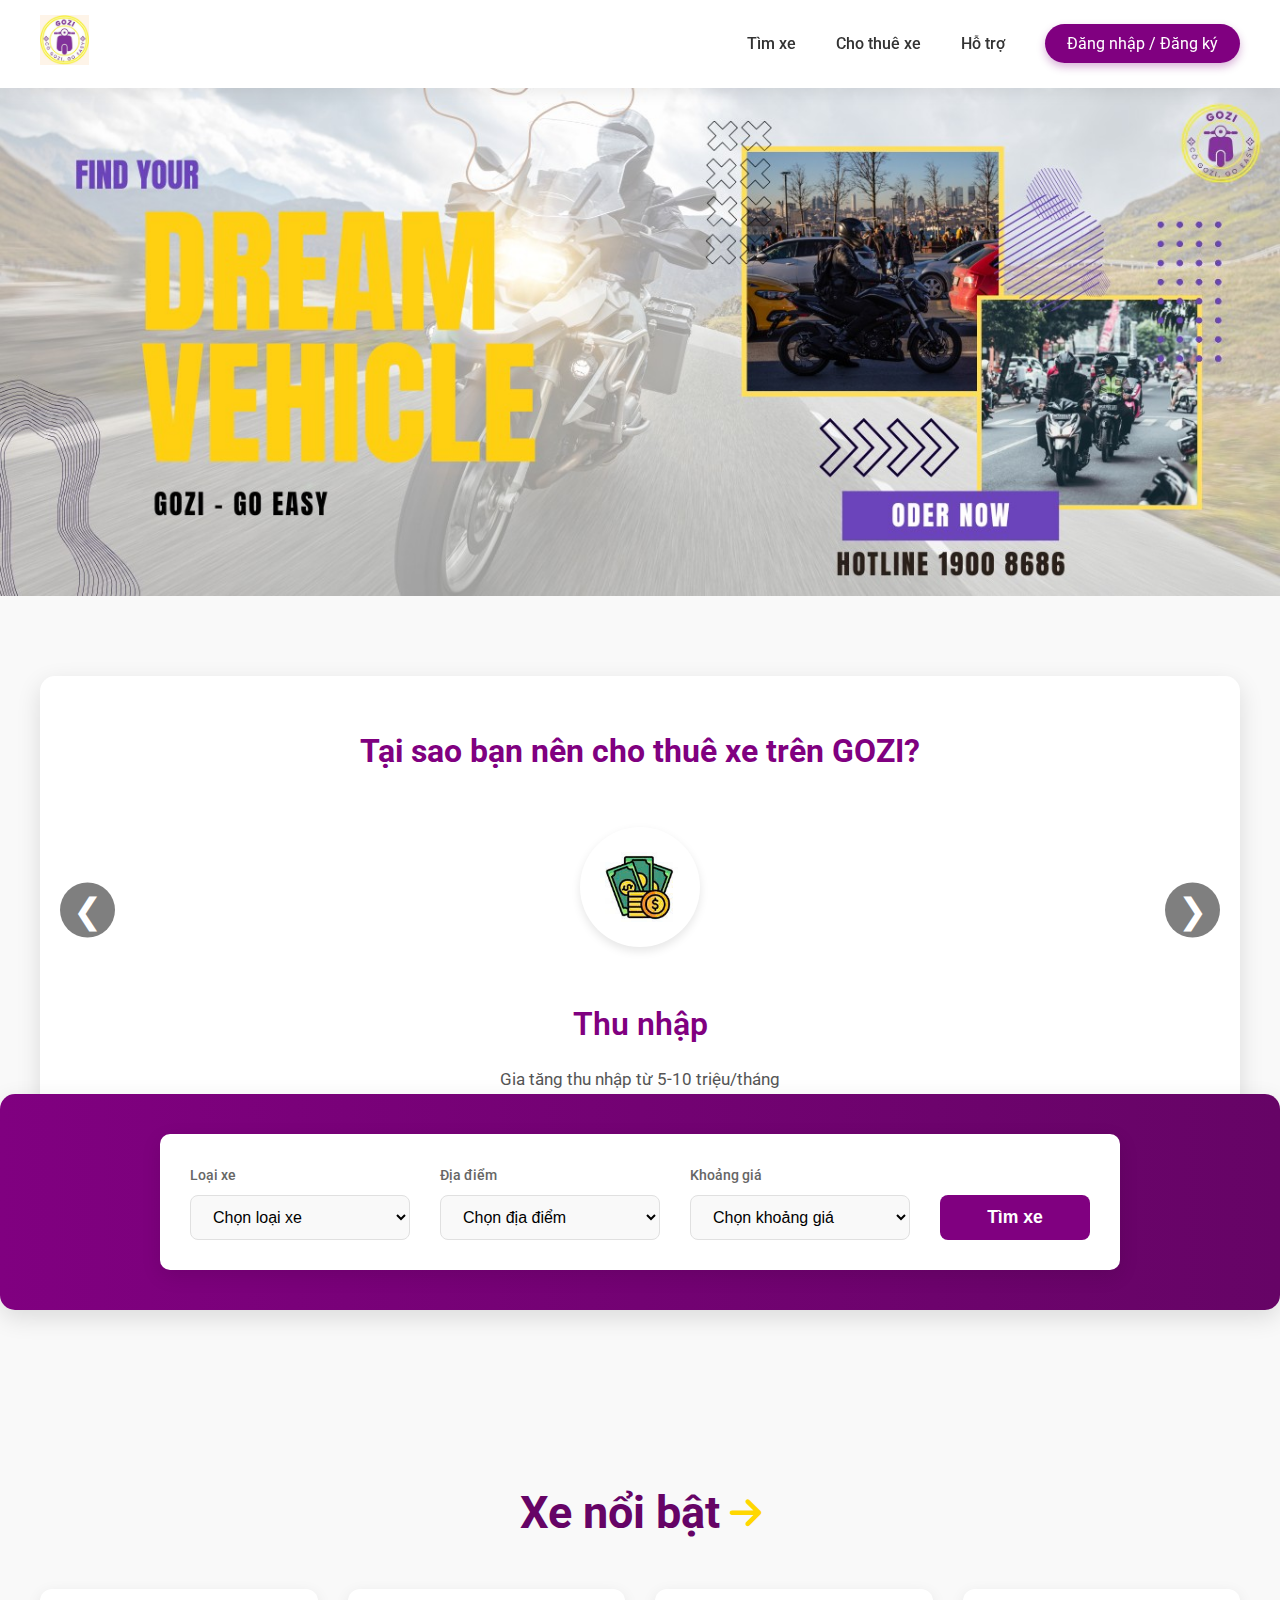
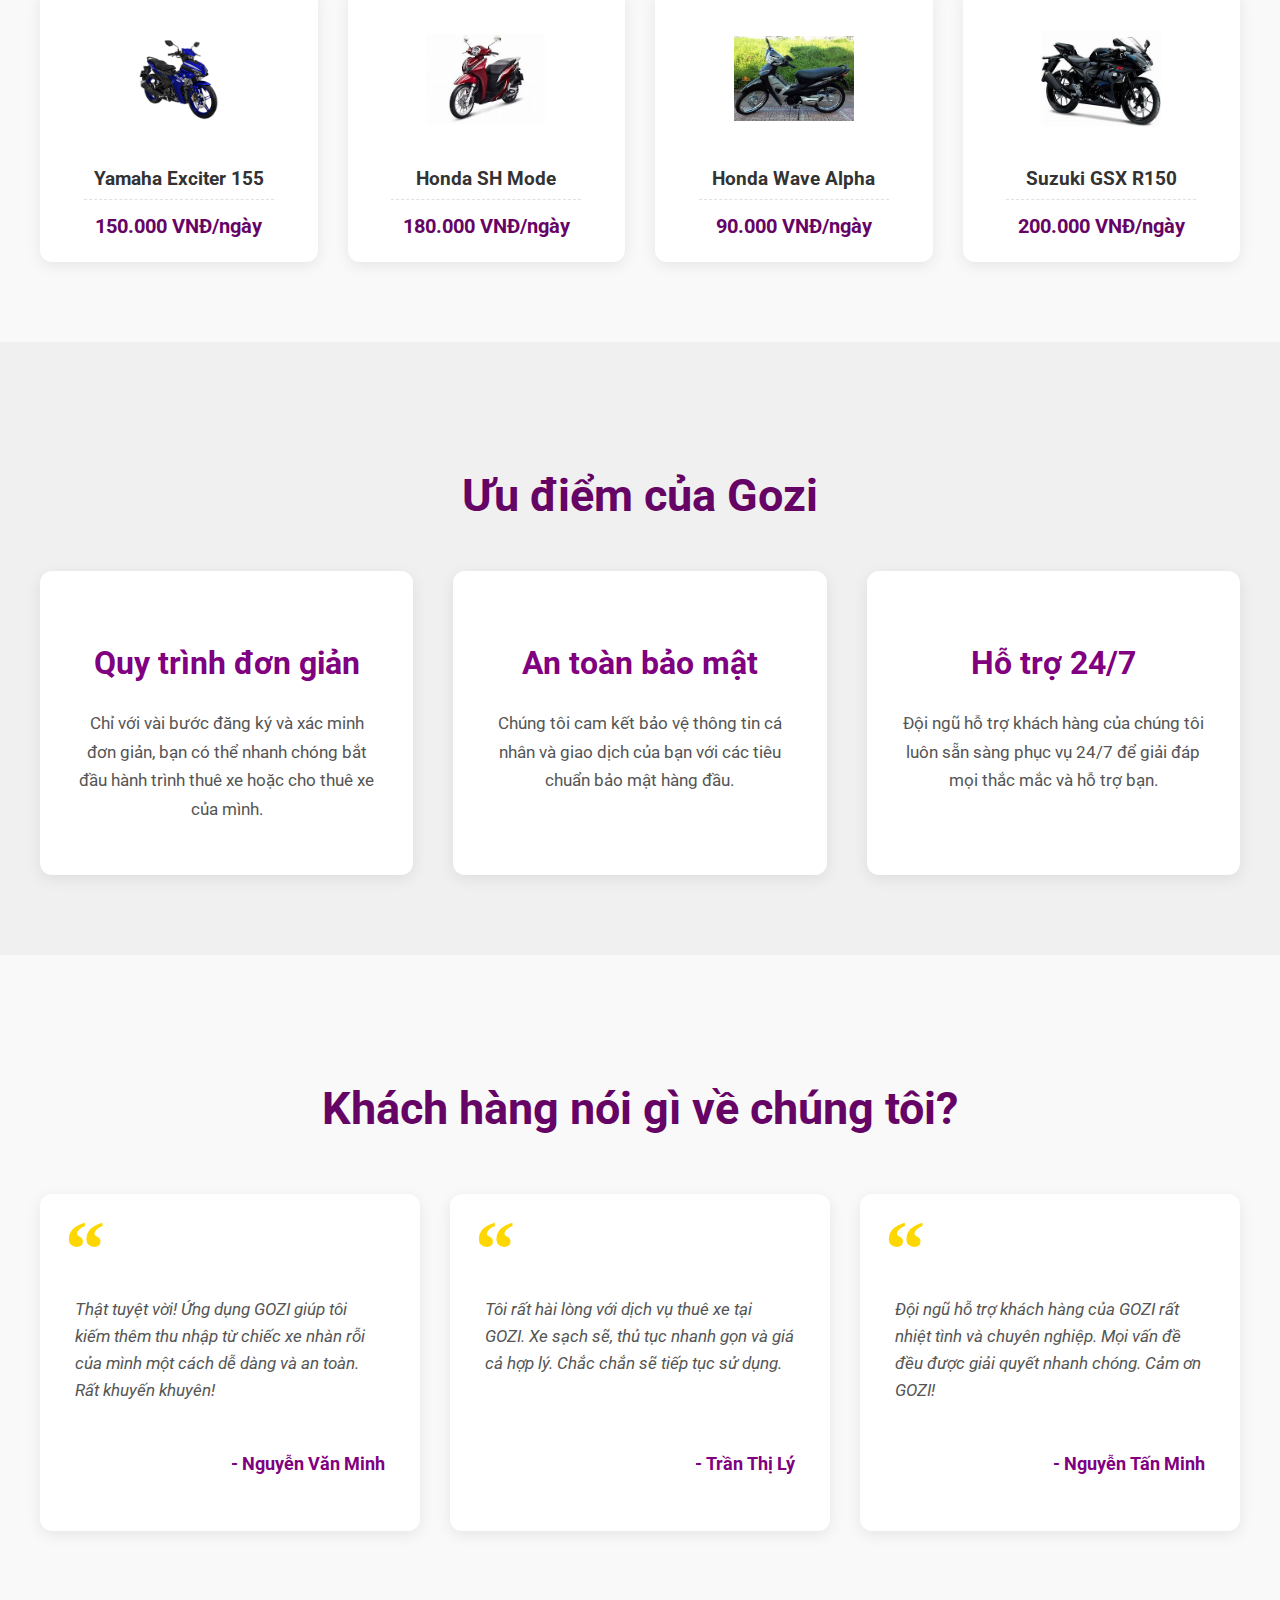
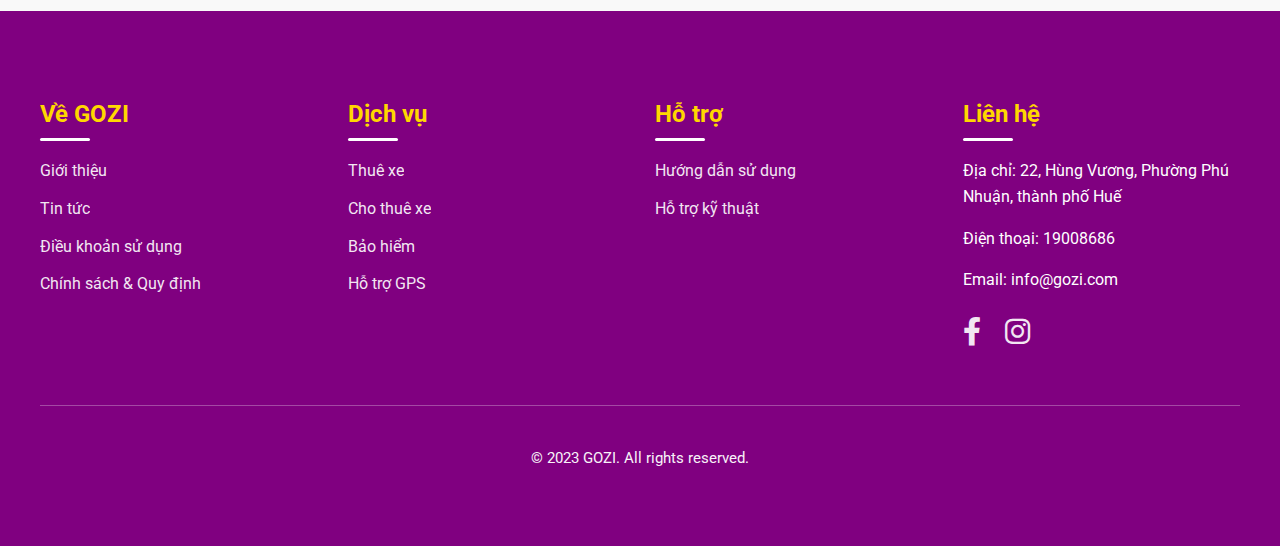
<file: index.html>
<!DOCTYPE html>
<html lang="vi">
<head>
    <meta charset="UTF-8">
    <meta name="viewport" content="width=device-width, initial-scale=1.0">
    <title>GOZI - Cho Thuê Xe Tự Lái</title>
    <link rel="stylesheet" href="CSS/index.css">
    <link rel="stylesheet" href="https://cdnjs.cloudflare.com/ajax/libs/font-awesome/6.0.0-beta3/css/all.min.css">
    <link href="https://fonts.googleapis.com/css2?family=Roboto:wght@300;400;500;700&display=swap" rel="stylesheet">
</head>
<body>
    <header class="main-header">
        <div class="container">
            <a href="#" class="logo">
                <img src="img/img1.jpg" alt="GOZI Logo">
            </a>
            <nav class="main-nav">
                <ul>
                    <!-- <li><a href="#">Trang chủ</a></li> -->
                    <li><a href="login.html">Tìm xe</a></li>
                    <li><a href="login.html">Cho thuê xe</a></li>
                    <li><a href="ho_tro.html">Hỗ trợ</a></li>
                    <li><a href="login.html" class="btn-auth">Đăng nhập / Đăng ký</a></li>
                </ul>
            </nav>
            <div class="hamburger-menu">
                <i class="fas fa-bars"></i>
            </div>
        </div>
        <div class="overlay"></div>
    </header>

    <section class="hero-banner">
  <div class="hero-content">
    <img src="img/anh bia.jpg" alt="Ảnh bìa GOZI" class="hero-image">
    <!-- Hoặc bạn có thể thêm nội dung text nổi trên ảnh ở đây nếu muốn -->
  </div>
</section>

<section class="info-highlights-section">
    <div class="container highlights-slider-container">

            <h2 class="highlight-heading">Tại sao bạn nên cho thuê xe trên GOZI?</h2>

        <div class="highlights-slider-wrapper">
            <div class="highlight-item">
                <div class="highlight-icon">
                    <img src="img/b1.jpg" alt="Icon Thu nhập"> 
                </div>
                <h3>Thu nhập</h3>
                <p>Gia tăng thu nhập từ 5-10 triệu/tháng</p>
            </div>

            <div class="highlight-item">
                <div class="highlight-icon">
                    <img src="img/b2.jpg" alt="Icon Nhanh chóng">
                </div>
                <h3>Nhanh chóng</h3>
                <p>Thủ tục đăng ký cho thuê ONLINE nhanh chóng trong vòng 10 phút</p>
            </div>

            <div class="highlight-item">
                <div class="highlight-icon">
                    <img src="img/b3.jpg" alt="Icon Chủ động">
                </div>
                <h3>Chủ động</h3>
                <p>Toàn quyền quyết định giá và thời gian cho thuê</p>
            </div>

            <div class="highlight-item">
                <div class="highlight-icon">
                    <img src="img/b4.jpg" alt="Icon Bảo hiểm">
                </div>
                <h3>Bảo hiểm</h3>
                <p>Hỗ trợ bảo hiểm mất cắp xe nguyên chiếc</p>
            </div>

            <div class="highlight-item">
                <div class="highlight-icon">
                    <img src="img/b5.jpg" alt="Icon GPS">
                </div>
                <h3>GPS</h3>
                <p>Hỗ trợ cài đặt GPS với giá gốc để quản lý xe an toàn</p>
            </div>

            <div class="highlight-item">
                <div class="highlight-icon">
                    <img src="img/b6.jpg" alt="Icon Chăm sóc khách hàng">
                </div>
                <h3>Chăm sóc khách hàng</h3>
                <p>Đội ngũ GOZI tư vấn chặt chẽ quy trình và kinh nghiệm cho thuê an toàn</p>
            </div>
            
        </div>
        <button class="highlights-slider-arrow highlights-prev-arrow">&#10094;</button>
        <button class="highlights-slider-arrow highlights-next-arrow">&#10095;</button>
        <div class="highlights-slider-dots">
            </div>
    </div>
</section>

    <section class="quick-search-section">
        <div class="container">
            <div class="search-bar-elements">
                <div class="search-input-group">
                    <label for="car-type">Loại xe</label>
                    <select id="car-type">
                        <option value="">Chọn loại xe</option>
                        <option value="sedan">xe Wave</option>
                        <option value="suv">xe SH</option>
                        <option value="hatchback">xe Exciter</option>
                        <option value="mpv">xe Suzuki</option>
                    </select>
                </div>
                <div class="search-input-group">
                    <label for="location">Địa điểm</label>
<select id="location">
    <option value="">Chọn địa điểm</option>
    <option value="phu-cat">Phú Cát</option>
    <option value="phu-bai">Phú Bài</option>
    <option value="thuan-an">Thuận An</option>
    <option value="an-dong">An Đông</option>
    <option value="truong-an">Trường An</option>
    <option value="vy-da">Vỹ Dạ</option>
    <option value="phuong-duc">Phường Đúc</option>
    <option value="xuan-phu">Xuân Phú</option>
    <option value="huong-thuy">Hương Thủy</option>
    <option value="huong-tra">Hương Trà</option>
</select>

                </div>
                <div class="search-input-group">
                    <label for="price-range">Khoảng giá</label>
                    <select id="price-range">
                        <option value="">Chọn khoảng giá</option>
                        <option value="0-500">Dưới 100k/ngày</option>
                        <option value="500-1000">100k - 200/ngày</option>
                        <option value="1000+">Trên 200/ngày</option>
                    </select>
                </div>
                <a href="login.html"> <button class="search-button">Tìm xe</button> </a>
            </div>
        </div>
    </section>

    <section class="featured-vehicles">
        <div class="container">
            <h2>Xe nổi bật <i class="fas fa-arrow-right arrow-icon"></i></h2>
            <div class="vehicle-list">
<div class="vehicle-item">
    <img src="img/xe/Yamaha Exciter 155.jpg" alt="Yamaha Exciter 155">
    <h3 class="vehicle-name">Yamaha Exciter 155</h3>
    <p class="price">150.000 VNĐ/ngày</p>
</div>
<div class="vehicle-item">
    <img src="img/xe/Honda SH Mode.jpg" alt="Honda SH Mode">
    <h3 class="vehicle-name">Honda SH Mode</h3>
    <p class="price">180.000 VNĐ/ngày</p>
</div>
<div class="vehicle-item">
    <img src="img/xe/Honda Wave Alpha.jpg" alt="Honda Wave Alpha">
    <h3 class="vehicle-name">Honda Wave Alpha</h3>
    <p class="price">90.000 VNĐ/ngày</p>
</div>
<div class="vehicle-item">
    <img src="img/xe/Suzuki GSX R150.jpg" alt="Suzuki GSX R150">
    <h3 class="vehicle-name">Suzuki GSX R150</h3>
    <p class="price">200.000 VNĐ/ngày</p>
</div>

                <!-- <div class="vehicle-item">
                    <img src="img/car5.png" alt="Kia Seltos">
                    <h3 class="vehicle-name">Kia Seltos</h3>
                    <p class="price">700.000 VNĐ/ngày</p>
                </div>
                <div class="vehicle-item">
                    <img src="img/car6.png" alt="Ford Ranger">
                    <h3 class="vehicle-name">Ford Ranger</h3>
                    <p class="price">800.000 VNĐ/ngày</p>
                </div> -->
            </div>
        </div>
    </section>

    <section class="info-sections">
        <div class="container">
            <h2 class="texta">Ưu điểm của Gozi</h2>
            <div class="vehicle-list">
            </div>
        </div>
        <div class="container">
            <div class="info-grid">
                <div class="info-card">
                    <h3>Quy trình đơn giản</h3>
                    <p>Chỉ với vài bước đăng ký và xác minh đơn giản, bạn có thể nhanh chóng bắt đầu hành trình thuê xe hoặc cho thuê xe của mình.</p>
                </div>
                <div class="info-card">
                    <h3>An toàn bảo mật</h3>
                    <p>Chúng tôi cam kết bảo vệ thông tin cá nhân và giao dịch của bạn với các tiêu chuẩn bảo mật hàng đầu.</p>
                </div>
                <div class="info-card">
                    <h3>Hỗ trợ 24/7</h3>
                    <p>Đội ngũ hỗ trợ khách hàng của chúng tôi luôn sẵn sàng phục vụ 24/7 để giải đáp mọi thắc mắc và hỗ trợ bạn.</p>
                </div>
            </div>
        </div>
    </section>

    <section class="user-reviews-section">
        <div class="container">
            <h2>Khách hàng nói gì về chúng tôi?</h2>
            <div class="reviews-grid">
                <div class="review-card">
                    <span class="quote">“</span>
                    <div class="review-text">
                        <p>Thật tuyệt vời! Ứng dụng GOZI giúp tôi kiếm thêm thu nhập từ chiếc xe nhàn rỗi của mình một cách dễ dàng và an toàn. Rất khuyến khuyên!</p>
                    </div>
                    <p class="reviewer-name">- Nguyễn Văn Minh</p>
                </div>
                <div class="review-card">
                    <span class="quote">“</span>
                    <div class="review-text">
                        <p>Tôi rất hài lòng với dịch vụ thuê xe tại GOZI. Xe sạch sẽ, thủ tục nhanh gọn và giá cả hợp lý. Chắc chắn sẽ tiếp tục sử dụng.</p>
                    </div>
                    <p class="reviewer-name">- Trần Thị Lý</p>
                </div>
                <div class="review-card">
                    <span class="quote">“</span>
                    <div class="review-text">
                        <p>Đội ngũ hỗ trợ khách hàng của GOZI rất nhiệt tình và chuyên nghiệp. Mọi vấn đề đều được giải quyết nhanh chóng. Cảm ơn GOZI!</p>
                    </div>
                    <p class="reviewer-name">- Nguyễn Tấn Minh</p>
                </div>
            </div>
        </div>
    </section>

    <footer class="main-footer">
        <div class="container">
            <div class="footer-cols">
                <div class="footer-col">
                    <h3>Về GOZI</h3>
                    <ul>
                        <li><a href="gioi_thieu.html">Giới thiệu</a></li>
                        <li><a href="#">Tin tức</a></li>
                        <li><a href="#">Điều khoản sử dụng</a></li>
                        <li><a href="chinh_sach.html">Chính sách & Quy định</a></li>
                    </ul>
                </div>
                <div class="footer-col">
                    <h3>Dịch vụ</h3>
                    <ul>
                        <li><a href="login.html">Thuê xe</a></li>
                        <li><a href="login.html">Cho thuê xe</a></li>
                        <li><a href="bao_hiem.html">Bảo hiểm</a></li>
                        <li><a href="#">Hỗ trợ GPS</a></li>
                    </ul>
                </div>
                <div class="footer-col">
                    <h3>Hỗ trợ</h3>
                    <ul>
                        <li><a href="#">Hướng dẫn sử dụng</a></li>
                        <li><a href="#">Hỗ trợ kỹ thuật</a></li>
                    </ul>
                </div>
                <div class="footer-col">
                    <h3>Liên hệ</h3>
                    <p>Địa chỉ: 22, Hùng Vương, Phường Phú Nhuận, thành phố Huế</p>
                    <p>Điện thoại: 19008686 </p>
                    <p>Email: info@gozi.com</p>
                    <div class="social-icons">
                        <a href="https://www.facebook.com/tinyhands.yarn?mibextid=ZbWKwL" target="_blank"><i class="fab fa-facebook-f"></i></a>
                        <a href="https://www.instagram.com/tinyhands_yarn?igsh=cTZ6dGQ3NWUwZ3d5" target="_blank"><i class="fab fa-instagram"></i></a>
                    </div>
                </div>
            </div>
            <div class="copyright">
                <p>&copy; 2023 GOZI. All rights reserved.</p>
            </div>
        </div>
    </footer>

    <script src="Script/index.js"></script>
</body>
</html>
</file>
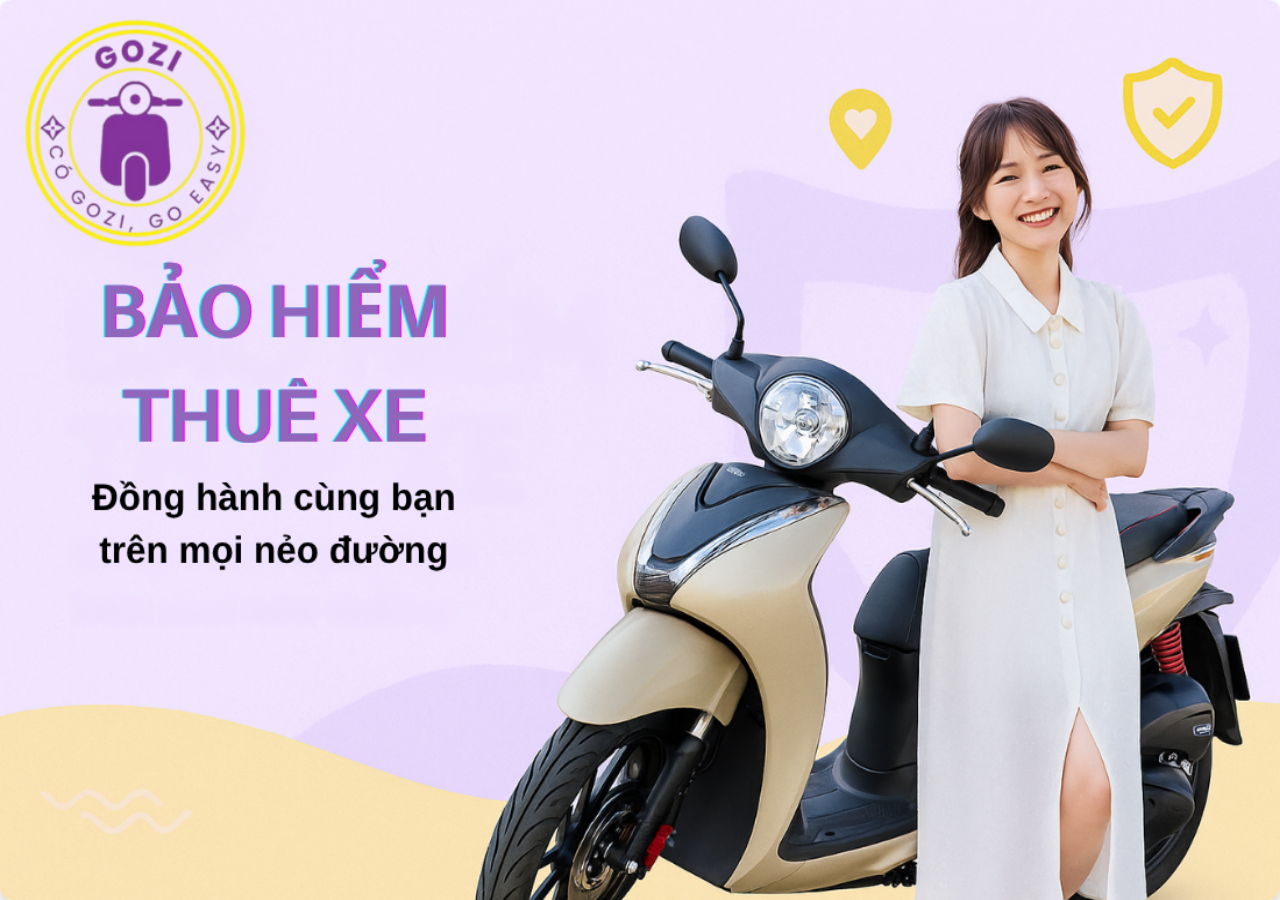
<file: bao_hiem.html>
<!DOCTYPE html>
<html lang="vi">
<head>
  <meta charset="UTF-8" />
  <meta name="viewport" content="width=device-width, initial-scale=1.0" />
  <title>Chính Sách Bảo Hiểm - GOZI</title>
  <style>
    body {
      margin: 0;
      padding: 0;
      background-color: #fff;
      font-family: Arial, sans-serif;
    }

    .insurance-container {
      width: 100%;
      height: 100vh;
      overflow: hidden;
      display: flex;
      justify-content: center;
      align-items: center;
    }

.insurance-image {
  width: 100%;         /* ↓ giảm từ 90% xuống 85% */
  max-width: 10000px;   /* ↓ giảm từ 800px xuống 760px */
  height: 100%;
  border-radius: 12px;
  box-shadow: 0 4px 12px rgba(0,0,0,0.2);
}

  </style>
</head>
<body>
  <div class="insurance-container">
    <img src="img/bh.png" alt="Chính sách bảo hiểm GOZI" class="insurance-image" />
  </div>
</body>
</html>
</file>
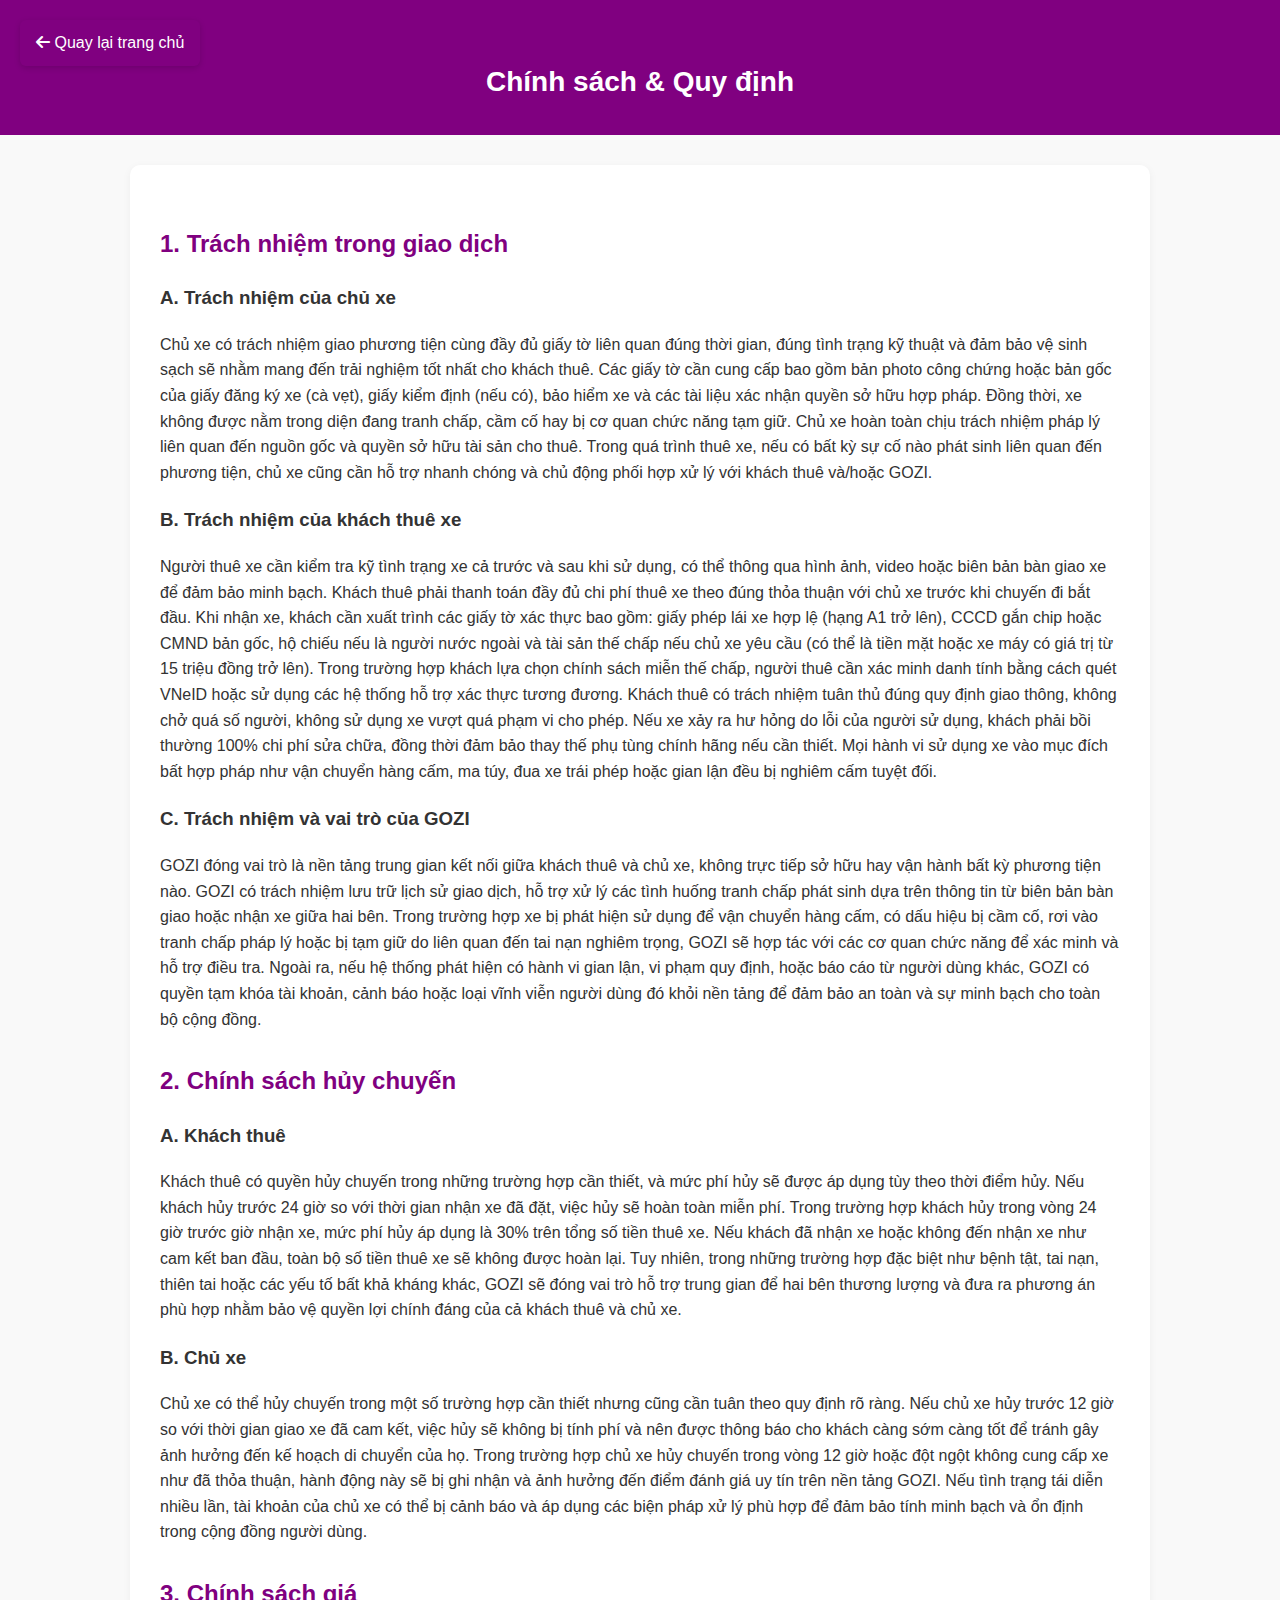
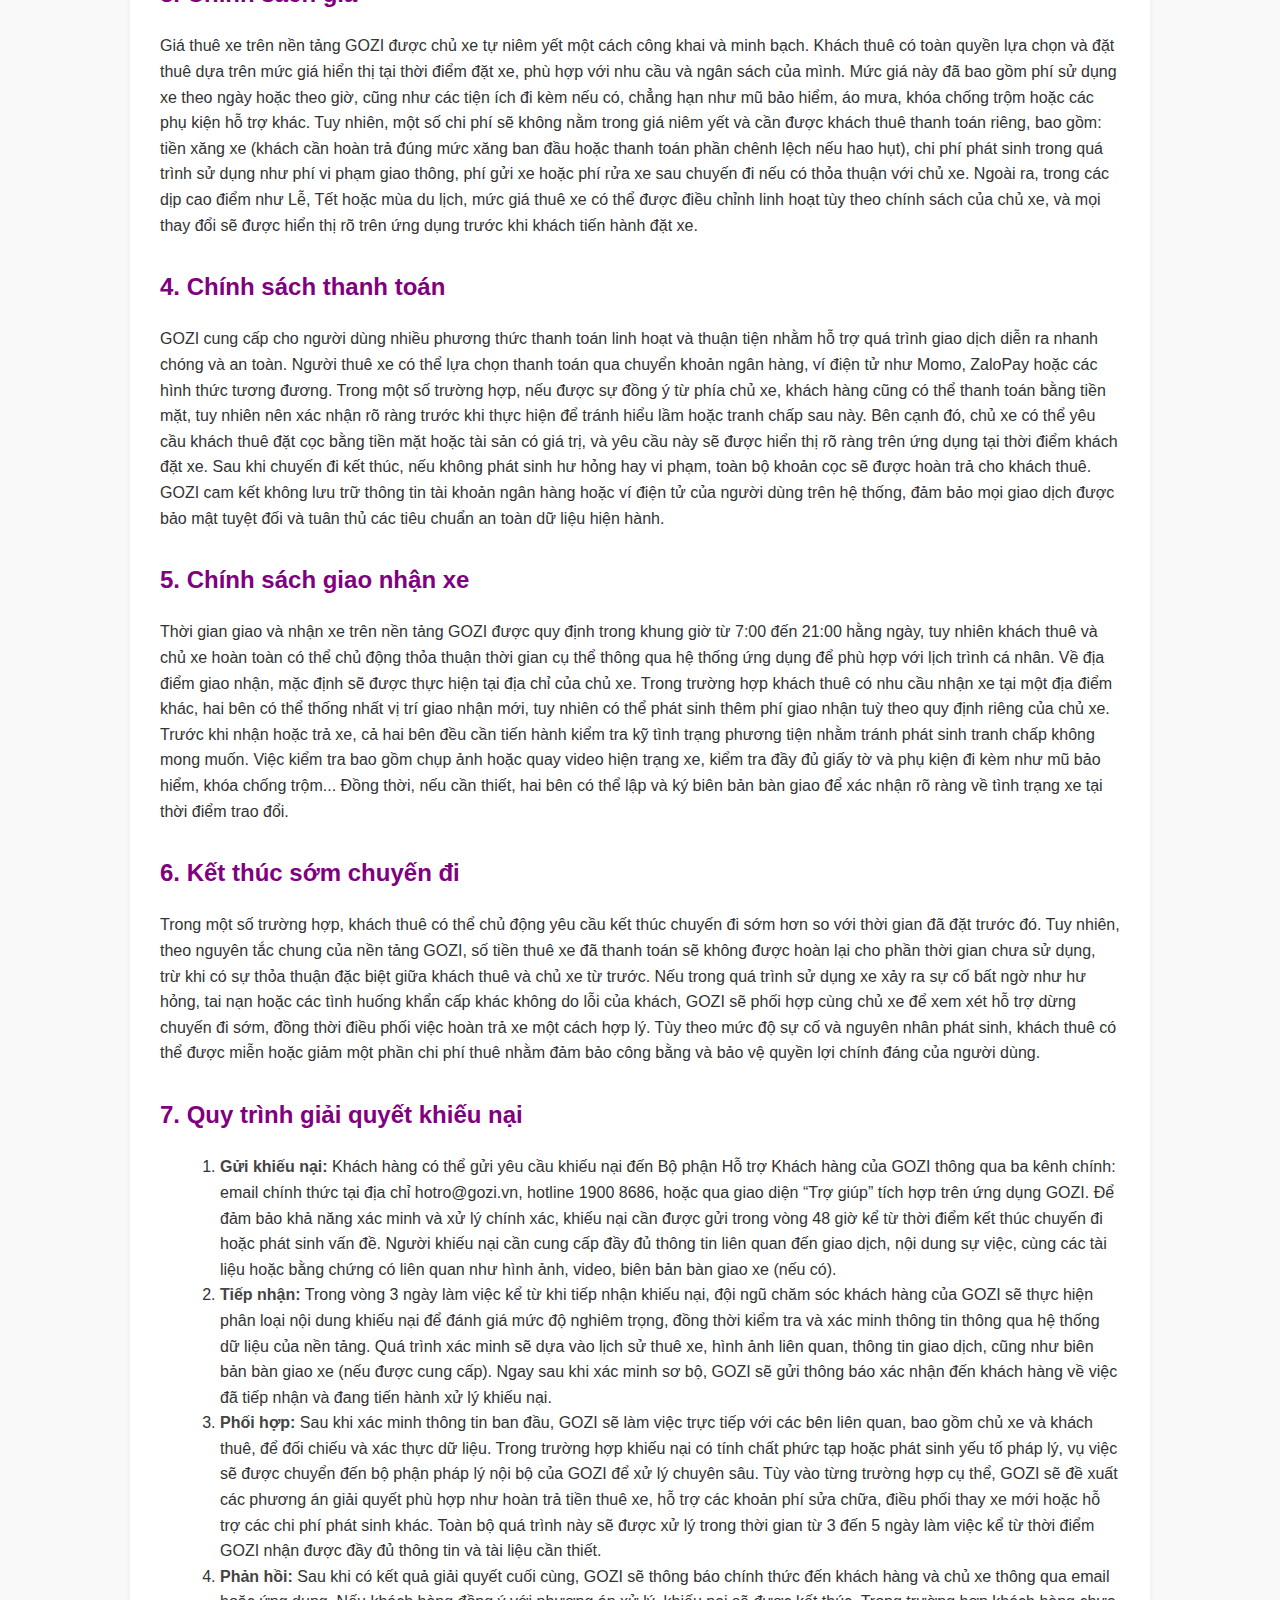
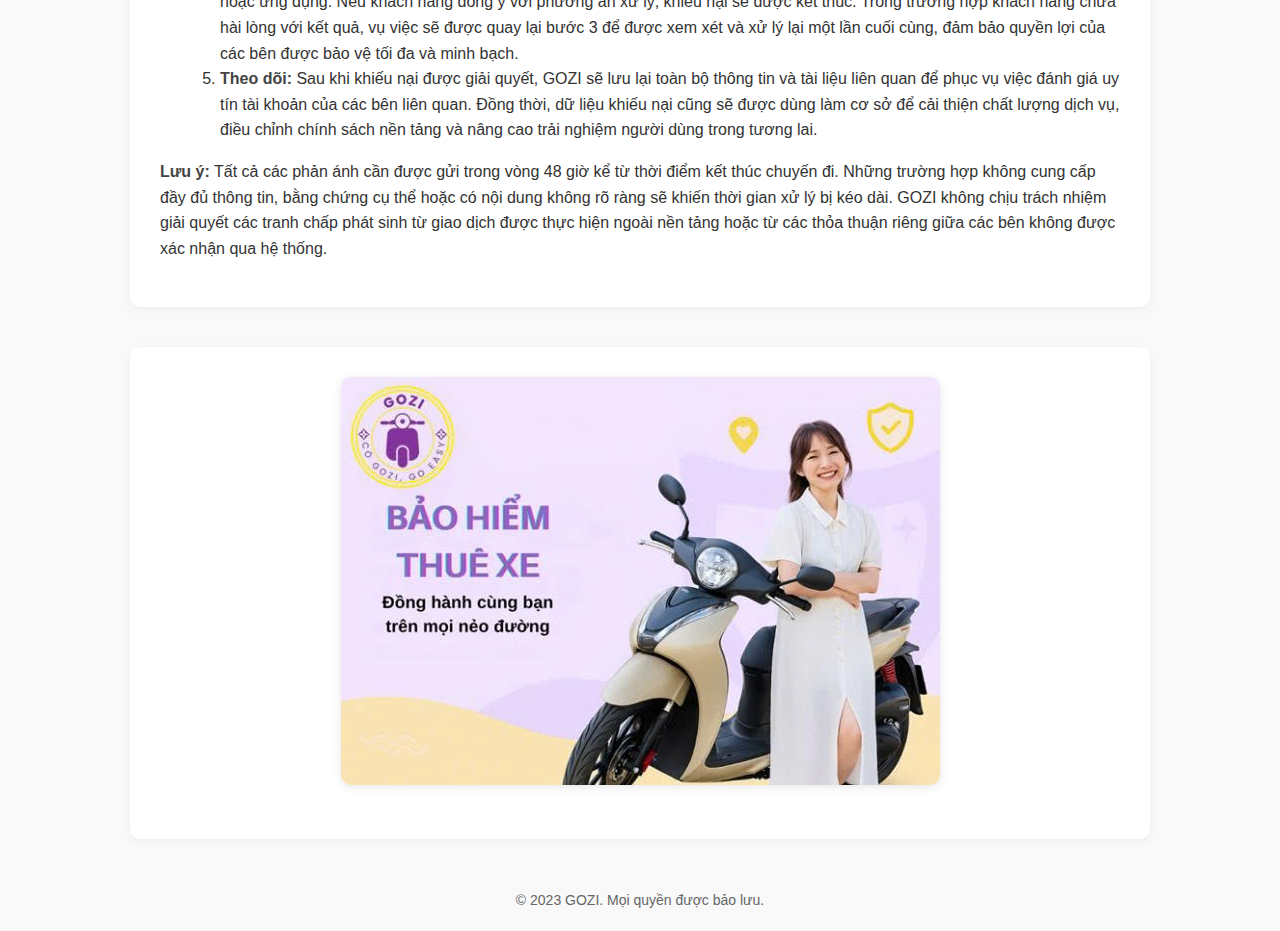
<file: chinh_sach.html>
<!DOCTYPE html>
<html lang="vi">
<head>
  <meta charset="UTF-8" />
  <meta name="viewport" content="width=device-width, initial-scale=1.0"/>
  <title>Chính sách & Quy định - GOZI</title>
  <link rel="stylesheet" href="https://cdnjs.cloudflare.com/ajax/libs/font-awesome/6.0.0-beta3/css/all.min.css"/>
  <style>
    body {
      font-family: 'Segoe UI', sans-serif;
      margin: 0;
      padding: 0;
      background-color: #f9f9f9;
      color: #333;
      line-height: 1.6;
    }

    header {
      background-color: #800080;
      color: white;
      padding: 60px 20px 30px;
      text-align: center;
      position: relative;
    }

    .back-button-container {
      position: absolute;
      top: 20px;
      left: 20px;
    }

    .back-button {
      display: inline-block;
      padding: 10px 16px;
      background-color: #800080;
      color: #fff;
      text-decoration: none;
      border-radius: 6px;
      font-weight: 500;
      transition: background-color 0.3s ease;
      box-shadow: 0 2px 6px rgba(0,0,0,0.15);
    }

    .back-button:hover {
      background-color: #660066;
    }

    section {
      max-width: 960px;
      margin: 30px auto;
      background: white;
      padding: 30px;
      border-radius: 10px;
      box-shadow: 0 2px 8px rgba(0,0,0,0.05);
    }

    h1 {
      margin: 0;
      font-size: 28px;
    }

    h2 {
      color: #800080;
      margin-top: 30px;
    }

    h3 {
      margin-top: 20px;
    }

    ul, ol {
      margin-left: 20px;
    }

    strong {
      color: #444;
    }

    footer {
      text-align: center;
      font-size: 14px;
      color: #666;
      margin: 50px 0 20px;
    }
  </style>
</head>
<body>

  <!-- Header + Nút quay lại -->
  <header>
    <div class="back-button-container">
      <a href="main.html" class="back-button">
        <i class="fas fa-arrow-left"></i> Quay lại trang chủ
      </a>
    </div>
    <h1>Chính sách & Quy định</h1>
  </header>

  <!-- Nội dung chính -->
  <section>
    <h2>1. Trách nhiệm trong giao dịch</h2>
    <h3>A.  Trách nhiệm của chủ xe</h3>
    <p>Chủ xe có trách nhiệm giao phương tiện cùng đầy đủ giấy tờ liên quan đúng thời gian, 
        đúng tình trạng kỹ thuật và đảm bảo vệ sinh sạch sẽ nhằm mang đến trải nghiệm tốt nhất cho khách thuê. 
        Các giấy tờ cần cung cấp bao gồm bản photo công chứng hoặc bản gốc của giấy đăng ký xe (cà vẹt), giấy kiểm định (nếu có), 
        bảo hiểm xe và các tài liệu xác nhận quyền sở hữu hợp pháp. Đồng thời, xe không được nằm trong diện đang tranh chấp, 
        cầm cố hay bị cơ quan chức năng tạm giữ. Chủ xe hoàn toàn chịu trách nhiệm pháp lý liên quan đến nguồn gốc và quyền sở hữu tài sản cho thuê. 
        Trong quá trình thuê xe, nếu có bất kỳ sự cố nào phát sinh liên quan đến phương tiện, chủ xe cũng cần hỗ trợ nhanh chóng và chủ động phối hợp xử lý với khách thuê và/hoặc GOZI.</p>

    <h3>B. Trách nhiệm của khách thuê xe</h3>
    <p>Người thuê xe cần kiểm tra kỹ tình trạng xe cả trước và sau khi sử dụng, 
        có thể thông qua hình ảnh, video hoặc biên bản bàn giao xe để đảm bảo minh bạch.
         Khách thuê phải thanh toán đầy đủ chi phí thuê xe theo đúng thỏa thuận với chủ xe trước khi chuyến đi bắt đầu. 
         Khi nhận xe, khách cần xuất trình các giấy tờ xác thực bao gồm: giấy phép lái xe hợp lệ (hạng A1 trở lên), 
         CCCD gắn chip hoặc CMND bản gốc, hộ chiếu nếu là người nước ngoài và tài sản thế chấp nếu chủ xe yêu cầu (có thể là tiền mặt hoặc xe máy có giá trị từ 15 triệu đồng trở lên). 
         Trong trường hợp khách lựa chọn chính sách miễn thế chấp, người thuê cần xác minh danh tính bằng cách quét VNeID hoặc sử dụng các hệ thống hỗ trợ xác thực tương đương. 
         Khách thuê có trách nhiệm tuân thủ đúng quy định giao thông, không chở quá số người, không sử dụng xe vượt quá phạm vi cho phép. Nếu xe xảy ra hư hỏng do lỗi của người sử dụng, 
         khách phải bồi thường 100% chi phí sửa chữa, đồng thời đảm bảo thay thế phụ tùng chính hãng nếu cần thiết. Mọi hành vi sử dụng xe vào mục
        đích bất hợp pháp như vận chuyển hàng cấm, ma túy, đua xe trái phép hoặc gian lận đều bị nghiêm cấm tuyệt đối.</p>

    <h3>C. Trách nhiệm và vai trò của GOZI</h3>
    <p>GOZI đóng vai trò là nền tảng trung gian kết nối giữa khách thuê và chủ xe,
         không trực tiếp sở hữu hay vận hành bất kỳ phương tiện nào. GOZI có trách nhiệm lưu trữ lịch sử giao dịch, 
         hỗ trợ xử lý các tình huống tranh chấp phát sinh dựa trên thông tin từ biên bản bàn giao hoặc nhận xe giữa hai bên. 
         Trong trường hợp xe bị phát hiện sử dụng để vận chuyển hàng cấm, có dấu hiệu bị cầm cố, 
         rơi vào tranh chấp pháp lý hoặc bị tạm giữ do liên quan đến tai nạn nghiêm trọng, 
         GOZI sẽ hợp tác với các cơ quan chức năng để xác minh và hỗ trợ điều tra.
         Ngoài ra, nếu hệ thống phát hiện có hành vi gian lận, vi phạm quy định, hoặc báo cáo từ người dùng khác, 
         GOZI có quyền tạm khóa tài khoản, cảnh báo hoặc loại vĩnh viễn người dùng đó khỏi nền tảng để đảm bảo an toàn và sự minh bạch cho toàn bộ cộng đồng.</p>

    <h2>2. Chính sách hủy chuyến</h2>
    <h3>A. Khách thuê</h3>
    <p>Khách thuê có quyền hủy chuyến trong những trường hợp cần thiết, và mức phí hủy sẽ được áp dụng tùy theo thời điểm hủy. Nếu khách hủy trước 24 giờ so với thời gian nhận xe đã đặt, việc hủy sẽ hoàn toàn miễn phí. Trong trường hợp khách hủy trong vòng 24 giờ trước giờ nhận xe, mức phí hủy áp dụng là 30% trên tổng số tiền thuê xe. Nếu khách đã nhận xe hoặc không đến nhận xe như cam kết ban đầu, toàn bộ số tiền thuê xe sẽ không được hoàn lại. Tuy nhiên, trong những trường hợp đặc biệt như bệnh tật, tai nạn, thiên tai hoặc các yếu tố bất khả kháng khác, GOZI sẽ đóng vai trò hỗ trợ trung gian để hai bên thương lượng và đưa ra phương án phù hợp nhằm bảo vệ quyền lợi chính đáng của cả khách thuê và chủ xe.</p>

    <h3>B. Chủ xe</h3>
    <p>Chủ xe có thể hủy chuyến trong một số trường hợp cần thiết nhưng cũng cần tuân theo quy định rõ ràng. Nếu chủ xe hủy trước 12 giờ so với thời gian giao xe đã cam kết, việc hủy sẽ không bị tính phí và nên được thông báo cho khách càng sớm càng tốt để tránh gây ảnh hưởng đến kế hoạch di chuyển của họ. Trong trường hợp chủ xe hủy chuyến trong vòng 12 giờ hoặc đột ngột không cung cấp xe như đã thỏa thuận, hành động này sẽ bị ghi nhận và ảnh hưởng đến điểm đánh giá uy tín trên nền tảng GOZI. Nếu tình trạng tái diễn nhiều lần, tài khoản của chủ xe có thể bị cảnh báo và áp dụng các biện pháp xử lý phù hợp để đảm bảo tính minh bạch và ổn định trong cộng đồng người dùng.</p>

    <h2>3. Chính sách giá</h2>
    <p>Giá thuê xe trên nền tảng GOZI được chủ xe tự niêm yết một cách công khai và minh bạch. Khách thuê có toàn quyền lựa chọn và đặt thuê dựa trên mức giá hiển thị tại thời điểm đặt xe, phù hợp với nhu cầu và ngân sách của mình. Mức giá này đã bao gồm phí sử dụng xe theo ngày hoặc theo giờ, cũng như các tiện ích đi kèm nếu có, chẳng hạn như mũ bảo hiểm, áo mưa, khóa chống trộm hoặc các phụ kiện hỗ trợ khác. Tuy nhiên, một số chi phí sẽ không nằm trong giá niêm yết và cần được khách thuê thanh toán riêng, bao gồm: tiền xăng xe (khách cần hoàn trả đúng mức xăng ban đầu hoặc thanh toán phần chênh lệch nếu hao hụt), chi phí phát sinh trong quá trình sử dụng như phí vi phạm giao thông, phí gửi xe hoặc phí rửa xe sau chuyến đi nếu có thỏa thuận với chủ xe. Ngoài ra, trong các dịp cao điểm như Lễ, Tết hoặc mùa du lịch, mức giá thuê xe có thể được điều chỉnh linh hoạt tùy theo chính sách của chủ xe, và mọi thay đổi sẽ được hiển thị rõ trên ứng dụng trước khi khách tiến hành đặt xe.</p>

    <h2>4. Chính sách thanh toán</h2>
    <p>GOZI cung cấp cho người dùng nhiều phương thức thanh toán linh hoạt và thuận tiện nhằm hỗ trợ quá trình giao dịch diễn ra nhanh chóng và an toàn. Người thuê xe có thể lựa chọn thanh toán qua chuyển khoản ngân hàng, ví điện tử như Momo, ZaloPay hoặc các hình thức tương đương. Trong một số trường hợp, nếu được sự đồng ý từ phía chủ xe, khách hàng cũng có thể thanh toán bằng tiền mặt, tuy nhiên nên xác nhận rõ ràng trước khi thực hiện để tránh hiểu lầm hoặc tranh chấp sau này. Bên cạnh đó, chủ xe có thể yêu cầu khách thuê đặt cọc bằng tiền mặt hoặc tài sản có giá trị, và yêu cầu này sẽ được hiển thị rõ ràng trên ứng dụng tại thời điểm khách đặt xe. Sau khi chuyến đi kết thúc, nếu không phát sinh hư hỏng hay vi phạm, toàn bộ khoản cọc sẽ được hoàn trả cho khách thuê. GOZI cam kết không lưu trữ thông tin tài khoản ngân hàng hoặc ví điện tử của người dùng trên hệ thống, đảm bảo mọi giao dịch được bảo mật tuyệt đối và tuân thủ các tiêu chuẩn an toàn dữ liệu hiện hành.</p>

    <h2>5. Chính sách giao nhận xe</h2>
    <p>Thời gian giao và nhận xe trên nền tảng GOZI được quy định trong khung giờ từ 7:00 đến 21:00 hằng ngày, tuy nhiên khách thuê và chủ xe hoàn toàn có thể chủ động thỏa thuận thời gian cụ thể thông qua hệ thống ứng dụng để phù hợp với lịch trình cá nhân. Về địa điểm giao nhận, mặc định sẽ được thực hiện tại địa chỉ của chủ xe. Trong trường hợp khách thuê có nhu cầu nhận xe tại một địa điểm khác, hai bên có thể thống nhất vị trí giao nhận mới, tuy nhiên có thể phát sinh thêm phí giao nhận tuỳ theo quy định riêng của chủ xe. Trước khi nhận hoặc trả xe, cả hai bên đều cần tiến hành kiểm tra kỹ tình trạng phương tiện nhằm tránh phát sinh tranh chấp không mong muốn. Việc kiểm tra bao gồm chụp ảnh hoặc quay video hiện trạng xe, kiểm tra đầy đủ giấy tờ và phụ kiện đi kèm như mũ bảo hiểm, khóa chống trộm... Đồng thời, nếu cần thiết, hai bên có thể lập và ký biên bản bàn giao để xác nhận rõ ràng về tình trạng xe tại thời điểm trao đổi.</p>

    <h2>6. Kết thúc sớm chuyến đi</h2>
    <p>Trong một số trường hợp, khách thuê có thể chủ động yêu cầu kết thúc chuyến đi sớm hơn so với thời gian đã đặt trước đó. Tuy nhiên, theo nguyên tắc chung của nền tảng GOZI, số tiền thuê xe đã thanh toán sẽ không được hoàn lại cho phần thời gian chưa sử dụng, trừ khi có sự thỏa thuận đặc biệt giữa khách thuê và chủ xe từ trước. Nếu trong quá trình sử dụng xe xảy ra sự cố bất ngờ như hư hỏng, tai nạn hoặc các tình huống khẩn cấp khác không do lỗi của khách, GOZI sẽ phối hợp cùng chủ xe để xem xét hỗ trợ dừng chuyến đi sớm, đồng thời điều phối việc hoàn trả xe một cách hợp lý. Tùy theo mức độ sự cố và nguyên nhân phát sinh, khách thuê có thể được miễn hoặc giảm một phần chi phí thuê nhằm đảm bảo công bằng và bảo vệ quyền lợi chính đáng của người dùng.</p>

    <h2>7. Quy trình giải quyết khiếu nại</h2>
    <ol>
      <li><strong>Gửi khiếu nại:</strong> Khách hàng có thể gửi yêu cầu khiếu nại đến Bộ phận Hỗ trợ Khách hàng của GOZI thông qua ba kênh chính: email chính thức tại địa chỉ hotro@gozi.vn, hotline 1900 8686, hoặc qua giao diện “Trợ giúp” tích hợp trên ứng dụng GOZI. Để đảm bảo khả năng xác minh và xử lý chính xác, khiếu nại cần được gửi trong vòng 48 giờ kể từ thời điểm kết thúc chuyến đi hoặc phát sinh vấn đề. Người khiếu nại cần cung cấp đầy đủ thông tin liên quan đến giao dịch, nội dung sự việc, cùng các tài liệu hoặc bằng chứng có liên quan như hình ảnh, video, biên bản bàn giao xe (nếu có).</li>
      <li><strong>Tiếp nhận:</strong> Trong vòng 3 ngày làm việc kể từ khi tiếp nhận khiếu nại, đội ngũ chăm sóc khách hàng của GOZI sẽ thực hiện phân loại nội dung khiếu nại để đánh giá mức độ nghiêm trọng, đồng thời kiểm tra và xác minh thông tin thông qua hệ thống dữ liệu của nền tảng. Quá trình xác minh sẽ dựa vào lịch sử thuê xe, hình ảnh liên quan, thông tin giao dịch, cũng như biên bản bàn giao xe (nếu được cung cấp). Ngay sau khi xác minh sơ bộ, GOZI sẽ gửi thông báo xác nhận đến khách hàng về việc đã tiếp nhận và đang tiến hành xử lý khiếu nại.</li>
      <li><strong>Phối hợp:</strong> Sau khi xác minh thông tin ban đầu, GOZI sẽ làm việc trực tiếp với các bên liên quan, bao gồm chủ xe và khách thuê, để đối chiếu và xác thực dữ liệu. Trong trường hợp khiếu nại có tính chất phức tạp hoặc phát sinh yếu tố pháp lý, vụ việc sẽ được chuyển đến bộ phận pháp lý nội bộ của GOZI để xử lý chuyên sâu. Tùy vào từng trường hợp cụ thể, GOZI sẽ đề xuất các phương án giải quyết phù hợp như hoàn trả tiền thuê xe, hỗ trợ các khoản phí sửa chữa, điều phối thay xe mới hoặc hỗ trợ các chi phí phát sinh khác. Toàn bộ quá trình này sẽ được xử lý trong thời gian từ 3 đến 5 ngày làm việc kể từ thời điểm GOZI nhận được đầy đủ thông tin và tài liệu cần thiết.</li>
      <li><strong>Phản hồi:</strong> Sau khi có kết quả giải quyết cuối cùng, GOZI sẽ thông báo chính thức đến khách hàng và chủ xe thông qua email hoặc ứng dụng. Nếu khách hàng đồng ý với phương án xử lý, khiếu nại sẽ được kết thúc. Trong trường hợp khách hàng chưa hài lòng với kết quả, vụ việc sẽ được quay lại bước 3 để được xem xét và xử lý lại một lần cuối cùng, đảm bảo quyền lợi của các bên được bảo vệ tối đa và minh bạch.</li>
      <li><strong>Theo dõi:</strong> Sau khi khiếu nại được giải quyết, GOZI sẽ lưu lại toàn bộ thông tin và tài liệu liên quan để phục vụ việc đánh giá uy tín tài khoản của các bên liên quan. Đồng thời, dữ liệu khiếu nại cũng sẽ được dùng làm cơ sở để cải thiện chất lượng dịch vụ, điều chỉnh chính sách nền tảng và nâng cao trải nghiệm người dùng trong tương lai.</li>
    </ol>

    <p><strong>Lưu ý:</strong> Tất cả các phản ánh cần được gửi trong vòng 48 giờ kể từ thời điểm kết thúc chuyến đi. Những trường hợp không cung cấp đầy đủ thông tin, bằng chứng cụ thể hoặc có nội dung không rõ ràng sẽ khiến thời gian xử lý bị kéo dài. GOZI không chịu trách nhiệm giải quyết các tranh chấp phát sinh từ giao dịch được thực hiện ngoài nền tảng hoặc từ các thỏa thuận riêng giữa các bên không được xác nhận qua hệ thống.</p>
  </section>

  <section style="text-align: center; margin-top: 40px;">
  <img src="img/cs.jpg" alt="Minh họa chính sách GOZI" style="max-width: 100%; border-radius: 10px; box-shadow: 0 2px 10px rgba(0,0,0,0.1);" />
  <p style="margin-top: 10px; font-style: italic; color: #666;"></p>
</section>


  <!-- Footer -->
  <footer>
    &copy; 2023 GOZI. Mọi quyền được bảo lưu.
  </footer>

</body>
</html>
</file>
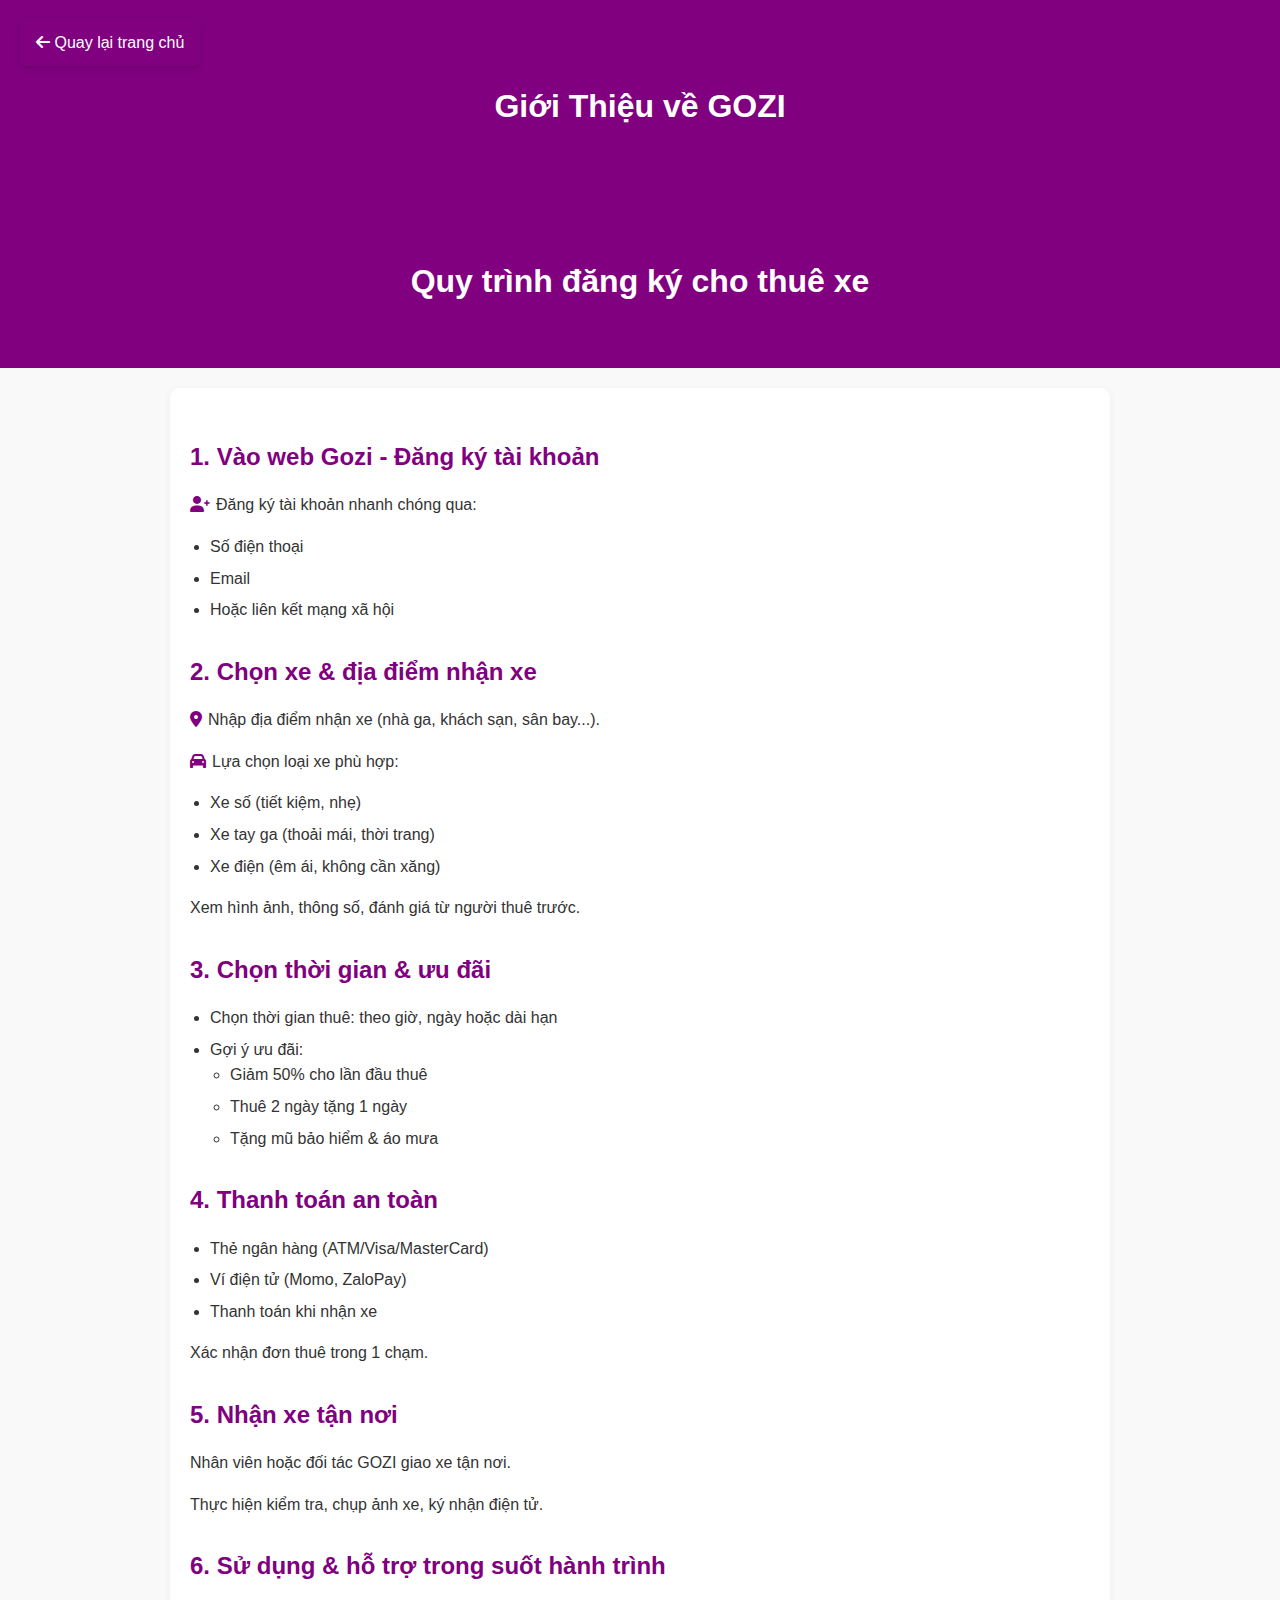
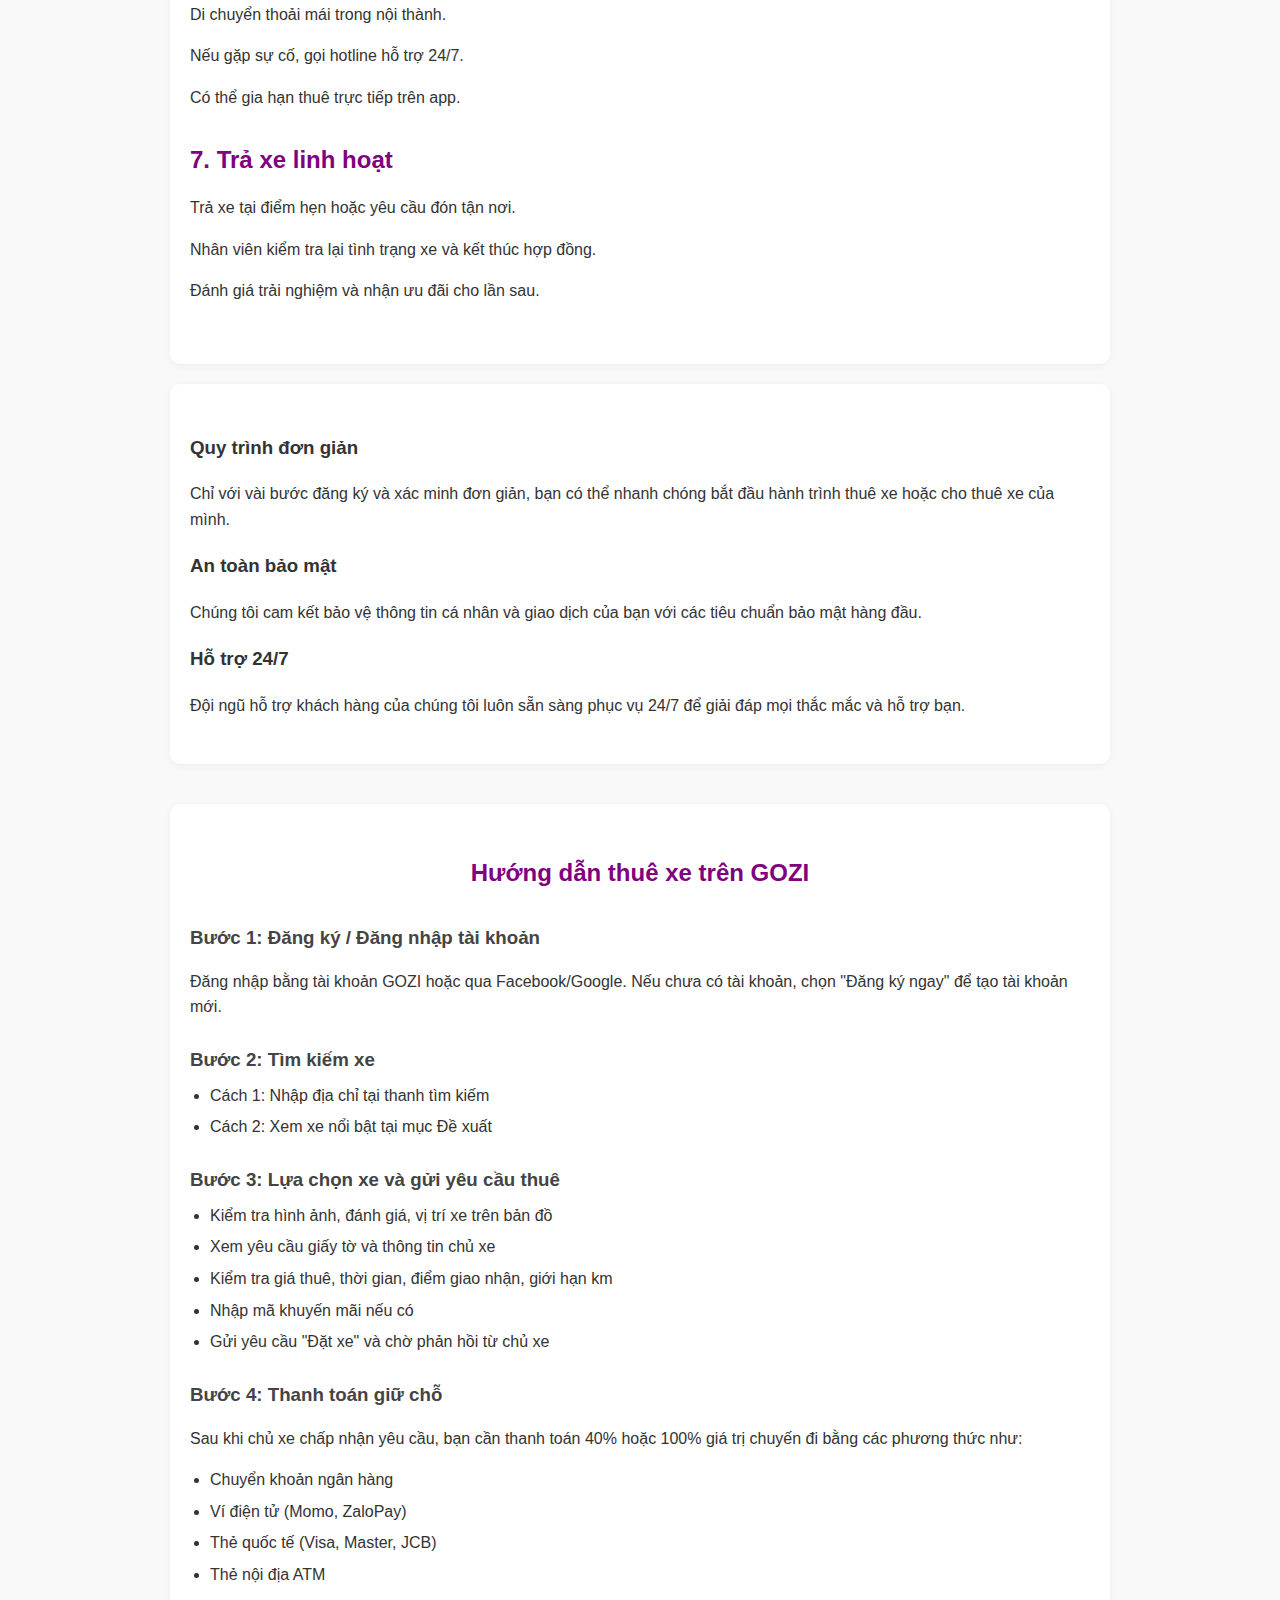
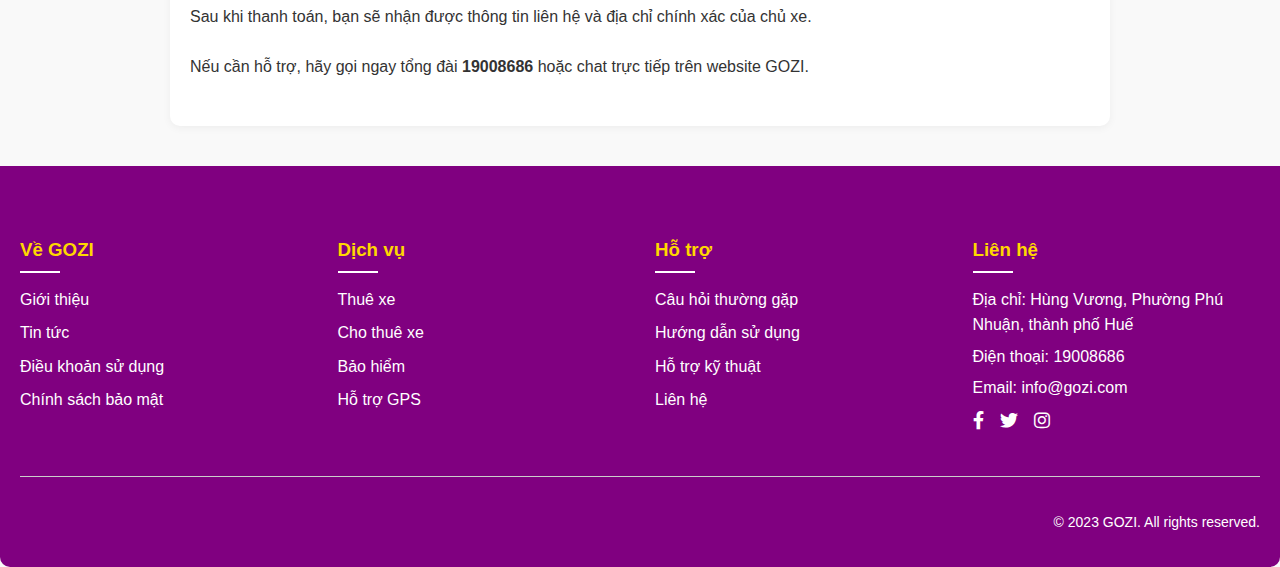
<file: ho_tro.html>
<!DOCTYPE html>
<html lang="vi">
<head>
  <meta charset="UTF-8" />
  <meta name="viewport" content="width=device-width, initial-scale=1.0"/>
  <title>Quy trình đăng ký cho thuê xe - GOZI</title>
  <link rel="stylesheet" href="https://cdnjs.cloudflare.com/ajax/libs/font-awesome/6.0.0-beta3/css/all.min.css"/>

  <style>
    body {
      font-family: 'Segoe UI', sans-serif;
      margin: 0;
      padding: 0;
      background-color: #f9f9f9;
      line-height: 1.6;
      color: #333;
    }

    /* Nút quay lại ở góc trái */
    .back-button-fixed {
      position: fixed;
      top: 20px;
      left: 20px;
      z-index: 999;
    }

    .back-button {
      display: inline-block;
      padding: 10px 16px;
      background-color: #800080;
      color: #fff;
      text-decoration: none;
      border-radius: 6px;
      font-weight: 500;
      box-shadow: 0 2px 6px rgba(0,0,0,0.15);
      transition: background-color 0.3s ease;
    }

    .back-button:hover {
      background-color: #660066;
    }

    header {
      background-color: #800080;
      color: #fff;
      padding: 40px 20px;
      text-align: center;
    }

    section {
      max-width: 900px;
      margin: 20px auto;
      padding: 30px 20px;
      background-color: #fff;
      box-shadow: 0 2px 8px rgba(0,0,0,0.05);
      border-radius: 10px;
    }

    h2 {
      color: #800080;
      margin-bottom: 10px;
    }

    .step {
      margin-bottom: 30px;
    }

    .step h3 {
      margin-bottom: 8px;
      color: #444;
    }

    ul {
      padding-left: 20px;
    }

    li {
      margin-bottom: 6px;
    }

    .icon {
      color: #800080;
      margin-right: 6px;
    }
    /* ////////////////////////////////////////////////////////// */
    .main-footer {
    background-color: #800080; /* tím */
    color: #fff;
    padding: 50px 20px 20px;
    border-radius: 0 0 10px 10px;
}

.footer-cols {
    display: flex;
    flex-wrap: wrap;
    justify-content: space-between;
    gap: 30px;
}

.footer-col {
    flex: 1 1 200px;
}

.footer-col h3 {
    color: #ffd700; /* vàng */
    margin-bottom: 10px;
    position: relative;
    font-weight: bold;
}

.footer-col h3::after {
    content: "";
    display: block;
    width: 40px;
    height: 2px;
    background: #fff;
    margin-top: 6px;
    margin-bottom: 14px;
}

.footer-col ul {
    list-style: none;
    padding: 0;
    margin: 0;
}

.footer-col ul li {
    margin-bottom: 8px;
}

.footer-col ul li a {
    color: #fff;
    text-decoration: none;
    transition: opacity 0.3s ease;
}

.footer-col ul li a:hover {
    opacity: 0.8;
}

.footer-col p {
    margin: 6px 0;
}

.social-icons a {
    color: #fff;
    font-size: 18px;
    margin-right: 12px;
    display: inline-block;
    transition: transform 0.3s ease;
}

.social-icons a:hover {
    transform: scale(1.2);
}

.copyright {
    border-top: 1px solid #ccc;
    margin-top: 40px;
    padding-top: 20px;
    text-align: right;
    font-size: 14px;
}



.back-button-container {
    position: absolute;
    top: 20px;
    left: 20px;
}

.back-button {
    display: inline-block;
    background-color: #800080;
    color: #fff;
    padding: 10px 16px;
    text-decoration: none;
    border-radius: 6px;
    font-weight: 500;
    transition: background-color 0.3s ease;
}

.back-button:hover {
    background-color: #660066;
}

.intro-header {
    position: relative; /* Quan trọng để chứa nút */
    background-color: #800080;
    color: white;
    padding: 60px 20px 40px;
    text-align: center;
}


.rent-process {
  max-width: 900px;
  margin: 40px auto;
  background: #fff;
  padding: 30px 20px;
  border-radius: 10px;
  box-shadow: 0 2px 8px rgba(0,0,0,0.05);
}

.rent-process h2 {
  color: #800080;
  text-align: center;
  margin-bottom: 30px;
}

.rent-process .step {
  margin-bottom: 25px;
}

.rent-process .step h3 {
  color: #444;
  margin-bottom: 8px;
}

.rent-process ul {
  padding-left: 20px;
  margin-top: 6px;
}

.rent-process ul li {
  margin-bottom: 6px;
}

  </style>
</head>
<body>

  <!-- Nút quay lại -->
    <header class="intro-header">
        <div class="container">
            <!-- Nút quay lại -->
            <div class="back-button-container">
                <a href="main.html" class="back-button">
                    <i class="fas fa-arrow-left"></i> Quay lại trang chủ
                </a>
            </div>
            <h1>Giới Thiệu về GOZI</h1>
        </div>
    </header>

  <header>
    <h1>Quy trình đăng ký cho thuê xe</h1>
  </header>

  <section>
    <div class="step">
      <h2>1. Vào web Gozi - Đăng ký tài khoản</h2>
      <p><i class="fas fa-user-plus icon"></i>Đăng ký tài khoản nhanh chóng qua:</p>
      <ul>
        <li>Số điện thoại</li>
        <li>Email</li>
        <li>Hoặc liên kết mạng xã hội</li>
      </ul>
    </div>

    <div class="step">
      <h2>2. Chọn xe & địa điểm nhận xe</h2>
      <p><i class="fas fa-map-marker-alt icon"></i>Nhập địa điểm nhận xe (nhà ga, khách sạn, sân bay...).</p>
      <p><i class="fas fa-car icon"></i>Lựa chọn loại xe phù hợp:</p>
      <ul>
        <li>Xe số (tiết kiệm, nhẹ)</li>
        <li>Xe tay ga (thoải mái, thời trang)</li>
        <li>Xe điện (êm ái, không cần xăng)</li>
      </ul>
      <p>Xem hình ảnh, thông số, đánh giá từ người thuê trước.</p>
    </div>

    <div class="step">
      <h2>3. Chọn thời gian & ưu đãi</h2>
      <ul>
        <li>Chọn thời gian thuê: theo giờ, ngày hoặc dài hạn</li>
        <li>Gợi ý ưu đãi:
          <ul>
            <li>Giảm 50% cho lần đầu thuê</li>
            <li>Thuê 2 ngày tặng 1 ngày</li>
            <li>Tặng mũ bảo hiểm & áo mưa</li>
          </ul>
        </li>
      </ul>
    </div>

    <div class="step">
      <h2>4. Thanh toán an toàn</h2>
      <ul>
        <li>Thẻ ngân hàng (ATM/Visa/MasterCard)</li>
        <li>Ví điện tử (Momo, ZaloPay)</li>
        <li>Thanh toán khi nhận xe</li>
      </ul>
      <p>Xác nhận đơn thuê trong 1 chạm.</p>
    </div>

    <div class="step">
      <h2>5. Nhận xe tận nơi</h2>
      <p>Nhân viên hoặc đối tác GOZI giao xe tận nơi.</p>
      <p>Thực hiện kiểm tra, chụp ảnh xe, ký nhận điện tử.</p>
    </div>

    <div class="step">
      <h2>6. Sử dụng & hỗ trợ trong suốt hành trình</h2>
      <p>Di chuyển thoải mái trong nội thành.</p>
      <p>Nếu gặp sự cố, gọi hotline hỗ trợ 24/7.</p>
      <p>Có thể gia hạn thuê trực tiếp trên app.</p>
    </div>

    <div class="step">
      <h2>7. Trả xe linh hoạt</h2>
      <p>Trả xe tại điểm hẹn hoặc yêu cầu đón tận nơi.</p>
      <p>Nhân viên kiểm tra lại tình trạng xe và kết thúc hợp đồng.</p>
      <p>Đánh giá trải nghiệm và nhận ưu đãi cho lần sau.</p>
    </div>
  </section>



      <section class="info-sections">
        <div class="container">
            <div class="info-grid">
                <div class="info-card">
                    <h3>Quy trình đơn giản</h3>
                    <p>Chỉ với vài bước đăng ký và xác minh đơn giản, bạn có thể nhanh chóng bắt đầu hành trình thuê xe hoặc cho thuê xe của mình.</p>
                </div>
                <div class="info-card">
                    <h3>An toàn bảo mật</h3>
                    <p>Chúng tôi cam kết bảo vệ thông tin cá nhân và giao dịch của bạn với các tiêu chuẩn bảo mật hàng đầu.</p>
                </div>
                <div class="info-card">
                    <h3>Hỗ trợ 24/7</h3>
                    <p>Đội ngũ hỗ trợ khách hàng của chúng tôi luôn sẵn sàng phục vụ 24/7 để giải đáp mọi thắc mắc và hỗ trợ bạn.</p>
                </div>
            </div>
        </div>
    </section>



    <section class="rent-process">
  <div class="container">
    <h2>Hướng dẫn thuê xe trên GOZI</h2>

    <div class="step">
      <h3>Bước 1: Đăng ký / Đăng nhập tài khoản</h3>
      <p>Đăng nhập bằng tài khoản GOZI hoặc qua Facebook/Google. Nếu chưa có tài khoản, chọn "Đăng ký ngay" để tạo tài khoản mới.</p>
    </div>

    <div class="step">
      <h3>Bước 2: Tìm kiếm xe</h3>
      <ul>
        <li>Cách 1: Nhập địa chỉ tại thanh tìm kiếm</li>
        <li>Cách 2: Xem xe nổi bật tại mục Đề xuất</li>
      </ul>
    </div>

    <div class="step">
      <h3>Bước 3: Lựa chọn xe và gửi yêu cầu thuê</h3>
      <ul>
        <li>Kiểm tra hình ảnh, đánh giá, vị trí xe trên bản đồ</li>
        <li>Xem yêu cầu giấy tờ và thông tin chủ xe</li>
        <li>Kiểm tra giá thuê, thời gian, điểm giao nhận, giới hạn km</li>
        <li>Nhập mã khuyến mãi nếu có</li>
        <li>Gửi yêu cầu "Đặt xe" và chờ phản hồi từ chủ xe</li>
      </ul>
    </div>

    <div class="step">
      <h3>Bước 4: Thanh toán giữ chỗ</h3>
      <p>Sau khi chủ xe chấp nhận yêu cầu, bạn cần thanh toán 40% hoặc 100% giá trị chuyến đi bằng các phương thức như:</p>
      <ul>
        <li>Chuyển khoản ngân hàng</li>
        <li>Ví điện tử (Momo, ZaloPay)</li>
        <li>Thẻ quốc tế (Visa, Master, JCB)</li>
        <li>Thẻ nội địa ATM</li>
      </ul>
      <p>Sau khi thanh toán, bạn sẽ nhận được thông tin liên hệ và địa chỉ chính xác của chủ xe.</p>
    </div>

    <p>Nếu cần hỗ trợ, hãy gọi ngay tổng đài <strong>19008686</strong> hoặc chat trực tiếp trên website GOZI.</p>
  </div>
</section>


    <footer class="main-footer">
        <div class="container">
            <div class="footer-cols">
                <div class="footer-col">
                    <h3>Về GOZI</h3>
                    <ul>
                        <li><a href="gioi_thieu.html">Giới thiệu</a></li>
                        <li><a href="#">Tin tức</a></li>
                        <li><a href="#">Điều khoản sử dụng</a></li>
                        <li><a href="#">Chính sách bảo mật</a></li>
                    </ul>
                </div>
                <div class="footer-col">
                    <h3>Dịch vụ</h3>
                    <ul>
                        <li><a href="#">Thuê xe</a></li>
                        <li><a href="#">Cho thuê xe</a></li>
                        <li><a href="bao_hiem.html">Bảo hiểm</a></li>
                        <li><a href="#">Hỗ trợ GPS</a></li>
                    </ul>
                </div>
                <div class="footer-col">
                    <h3>Hỗ trợ</h3>
                    <ul>
                        <li><a href="#">Câu hỏi thường gặp</a></li>
                        <li><a href="#">Hướng dẫn sử dụng</a></li>
                        <li><a href="#">Hỗ trợ kỹ thuật</a></li>
                        <li><a href="#">Liên hệ</a></li>
                    </ul>
                </div>
                <div class="footer-col">
                    <h3>Liên hệ</h3>
                    <p>Địa chỉ: Hùng Vương, Phường Phú Nhuận, thành phố Huế</p>
                    <p>Điện thoại: 19008686</p>
                    <p>Email: info@gozi.com</p>
                    <div class="social-icons">
                        <a href="#"><i class="fab fa-facebook-f"></i></a>
                        <a href="#"><i class="fab fa-twitter"></i></a>
                        <a href="#"><i class="fab fa-instagram"></i></a>
                    </div>
                </div>
            </div>
            <div class="copyright">
                <p>&copy; 2023 GOZI. All rights reserved.</p>
            </div>
        </div>

    </footer>

</body>
</html>
</file>
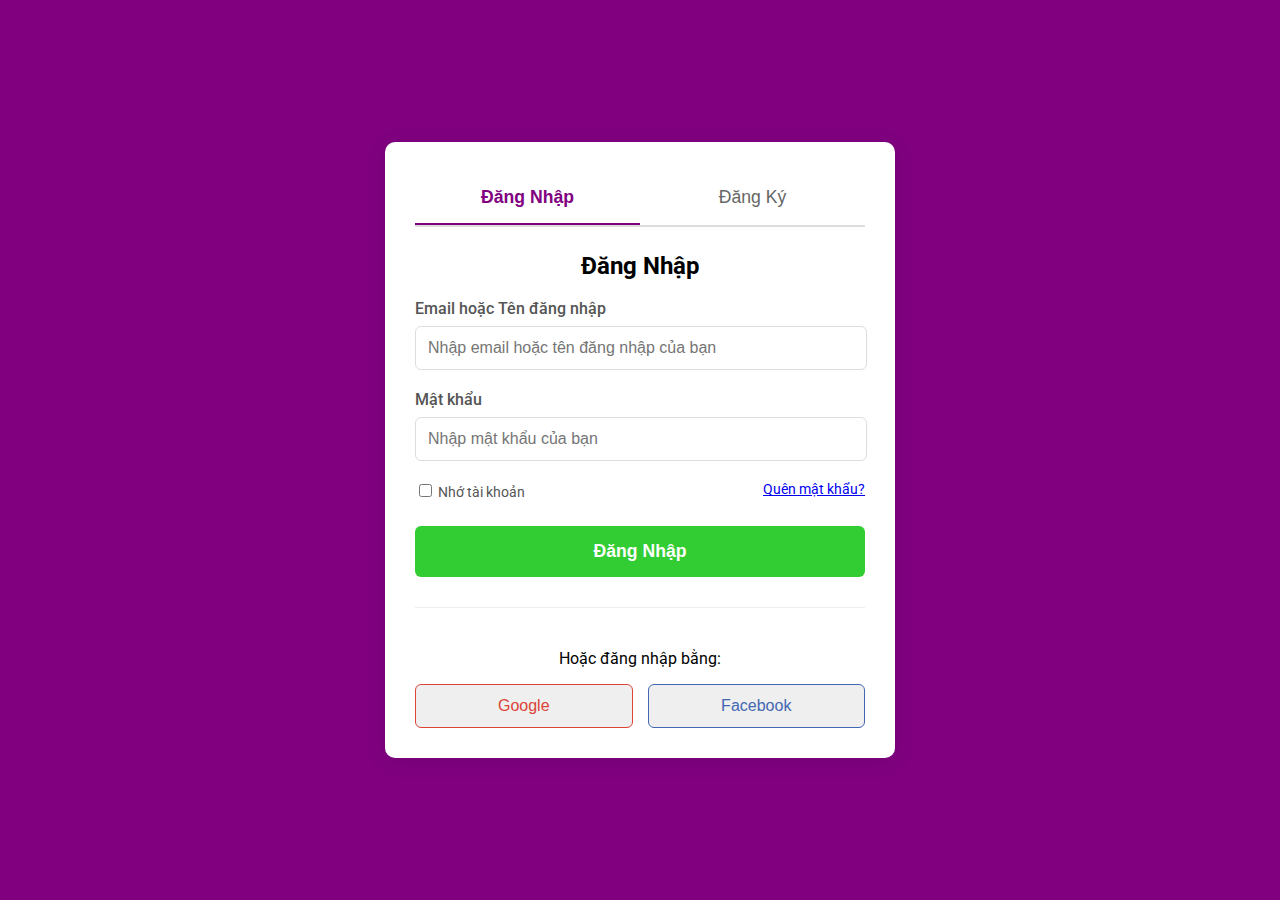
<file: login.html>
<!DOCTYPE html>
<html lang="vi">
<head>
  <meta charset="UTF-8">
  <meta name="viewport" content="width=device-width, initial-scale=1.0">
  <title>Đăng Nhập / Đăng Ký - GOZI</title>
  <link rel="stylesheet" href="CSS/login.css">
  <link href="https://fonts.googleapis.com/css2?family=Roboto:wght@400;500;700&display=swap" rel="stylesheet">
</head>
<body>
  <div class="auth-container">
    <!-- Tabs -->
    <div class="auth-tabs">
      <button class="tab-button active" onclick="showForm('login', this)">Đăng Nhập</button>
      <button class="tab-button" onclick="showForm('register', this)">Đăng Ký</button>
    </div>

    <!-- Form Đăng Nhập -->
    <div id="login-form" class="auth-form active">
      <h2>Đăng Nhập</h2>
      <div id="login-error" class="error-message"></div>
      <form id="loginForm">
        <div class="input-group">
          <label for="login-email">Email hoặc Tên đăng nhập</label>
          <input type="text" id="login-email" placeholder="Nhập email hoặc tên đăng nhập của bạn" required>
        </div>
        <div class="input-group">
          <label for="login-password">Mật khẩu</label>
          <input type="password" id="login-password" placeholder="Nhập mật khẩu của bạn" required>
        </div>
        <div class="form-options">
          <label>
            <input type="checkbox"> Nhớ tài khoản
          </label>
          <a href="#" class="forgot-password">Quên mật khẩu?</a>
        </div>
        <button type="submit" class="auth-button">Đăng Nhập</button>
      </form>
      <div class="social-login">
        <p>Hoặc đăng nhập bằng:</p>
        <div class="social-buttons">
          <button class="social-btn google">Google</button>
          <button class="social-btn facebook">Facebook</button>
        </div>
      </div>
    </div>

    <!-- Form Đăng Ký -->
    <div id="register-form" class="auth-form">
      <h2>Đăng Ký</h2>
      <div id="register-error" class="error-message"></div>
      <form id="registerForm">
        <div class="input-group">
          <label for="register-email">Email</label>
          <input type="email" id="register-email" placeholder="Nhập email của bạn" required>
        </div>
        <div class="input-group">
          <label for="register-username">Tên đăng nhập</label>
          <input type="text" id="register-username" placeholder="Tên đăng nhập của bạn" required>
        </div>
        <div class="input-group">
          <label for="register-role">Bạn là</label>
          <select id="register-role" required>
            <option value="">-- Chọn vai trò --</option>
            <option value="khach-thue">Khách thuê</option>
            <option value="chu-xe">Chủ xe</option>
          </select>
        </div>
        <div class="input-group">
          <label for="register-password">Mật khẩu</label>
          <input type="password" id="register-password" placeholder="Tạo mật khẩu" required>
        </div>
        <div class="input-group">
          <label for="register-confirm-password">Xác nhận mật khẩu</label>
          <input type="password" id="register-confirm-password" placeholder="Nhập lại mật khẩu" required>
        </div>
        <button type="submit" class="auth-button">Đăng Ký</button>
      </form>
      <div class="social-login">
        <p>Hoặc đăng ký bằng:</p>
        <div class="social-buttons">
          <button class="social-btn google">Google</button>
          <button class="social-btn facebook">Facebook</button>
        </div>
      </div>
    </div>
  </div>

  <!-- Script -->
  <script src="Script/login.js"></script>
</body>
</html>
</file>
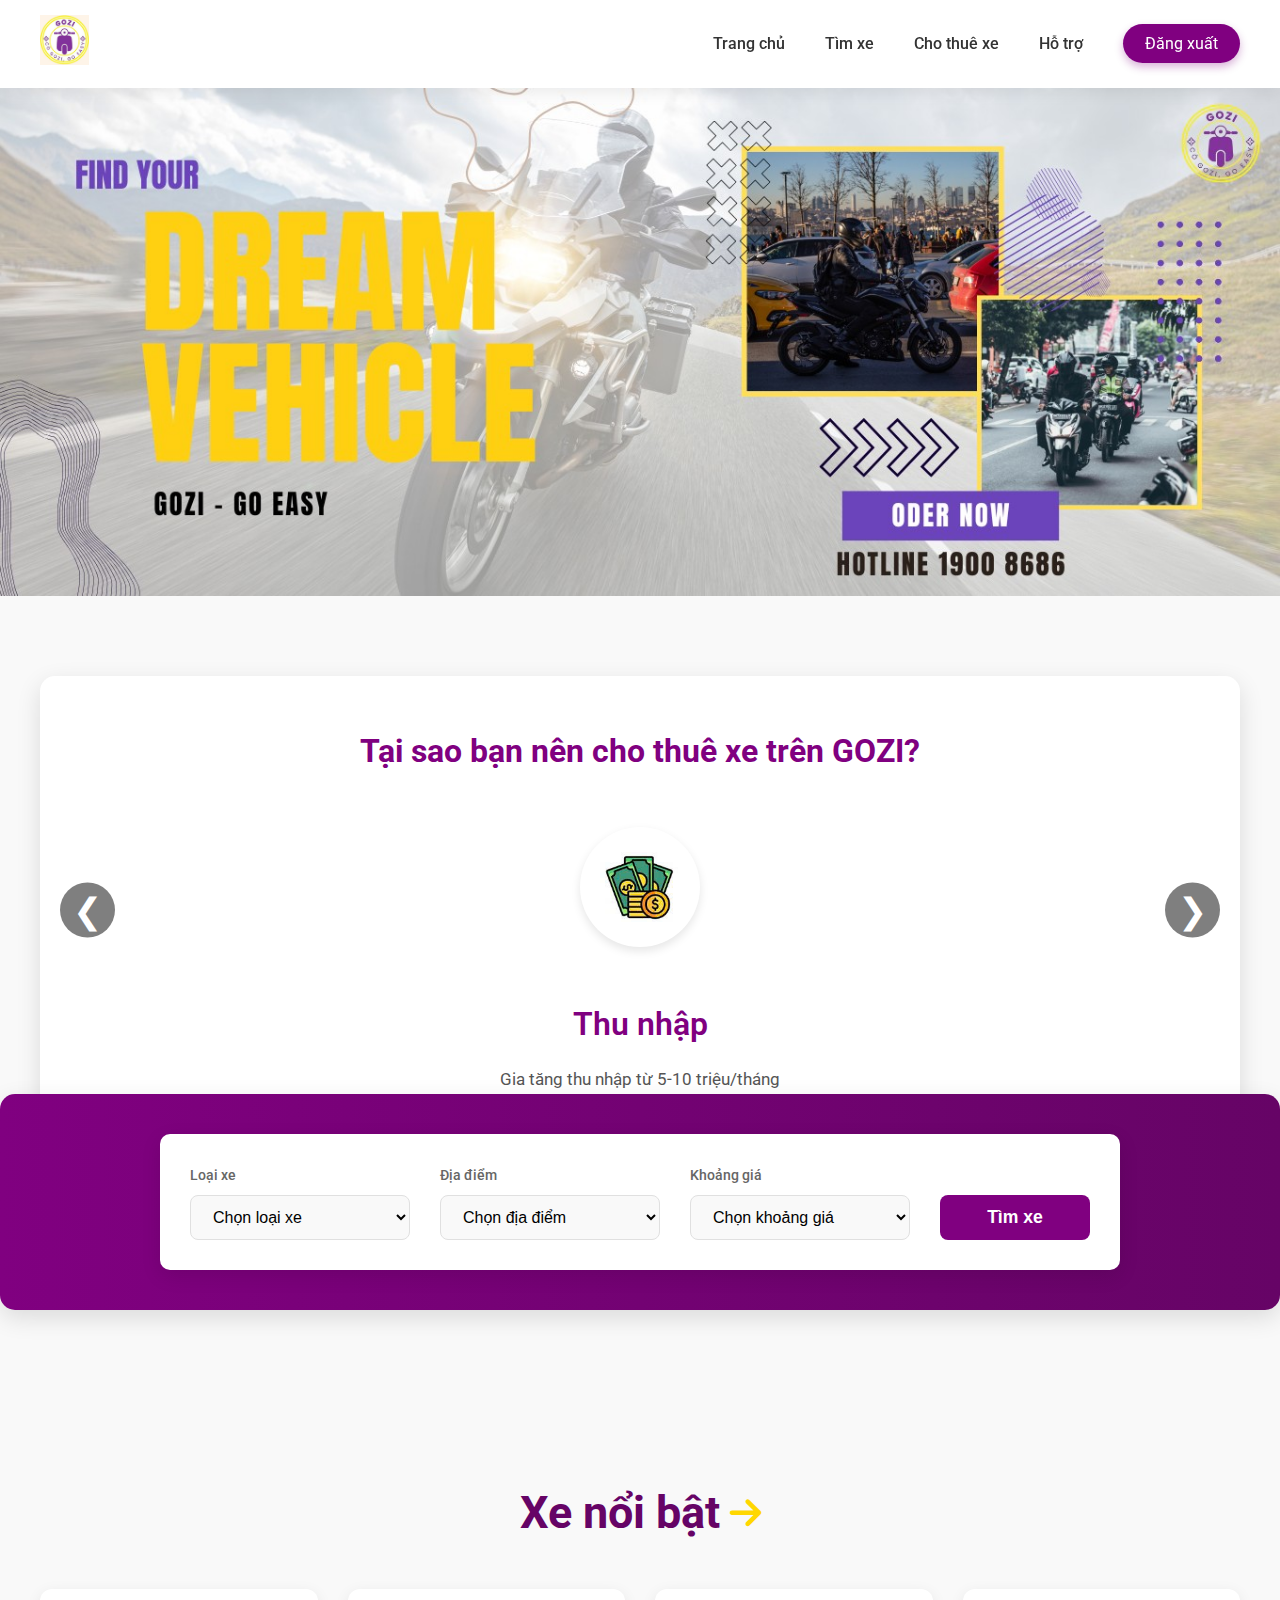
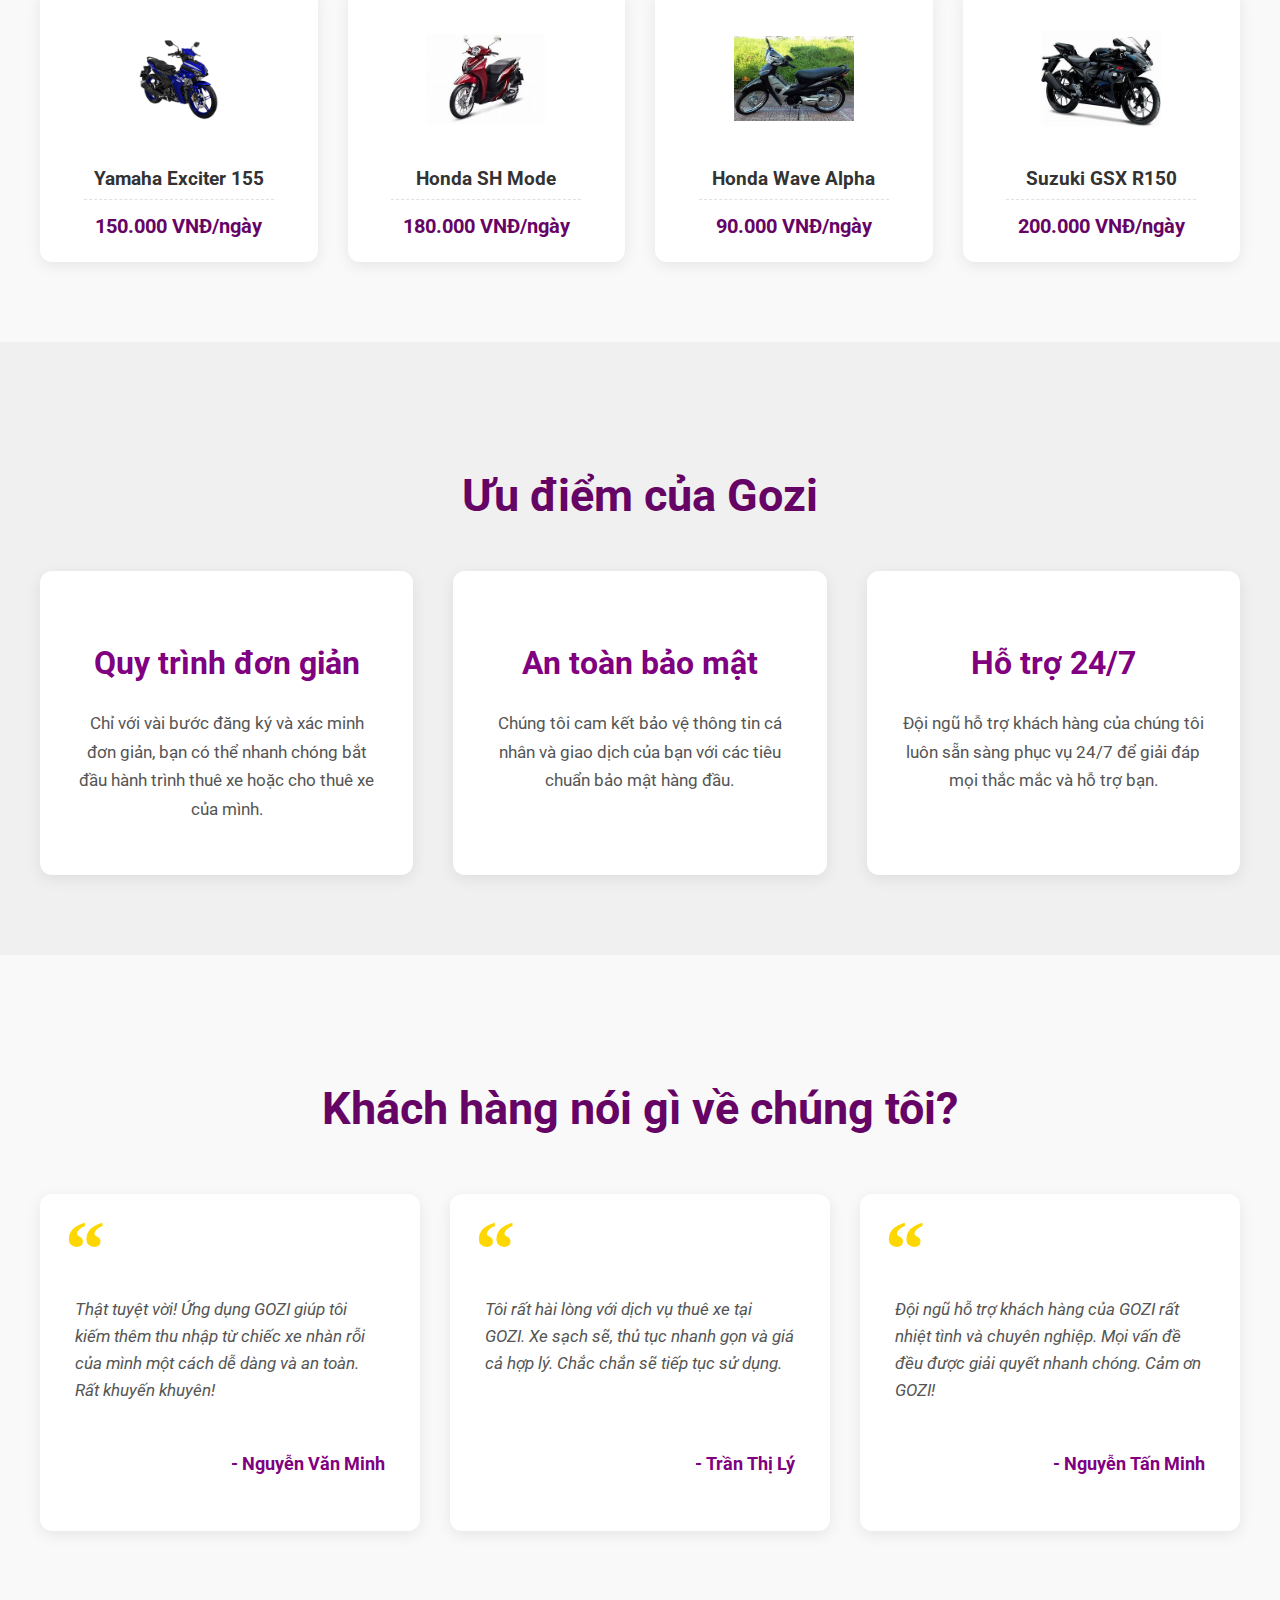
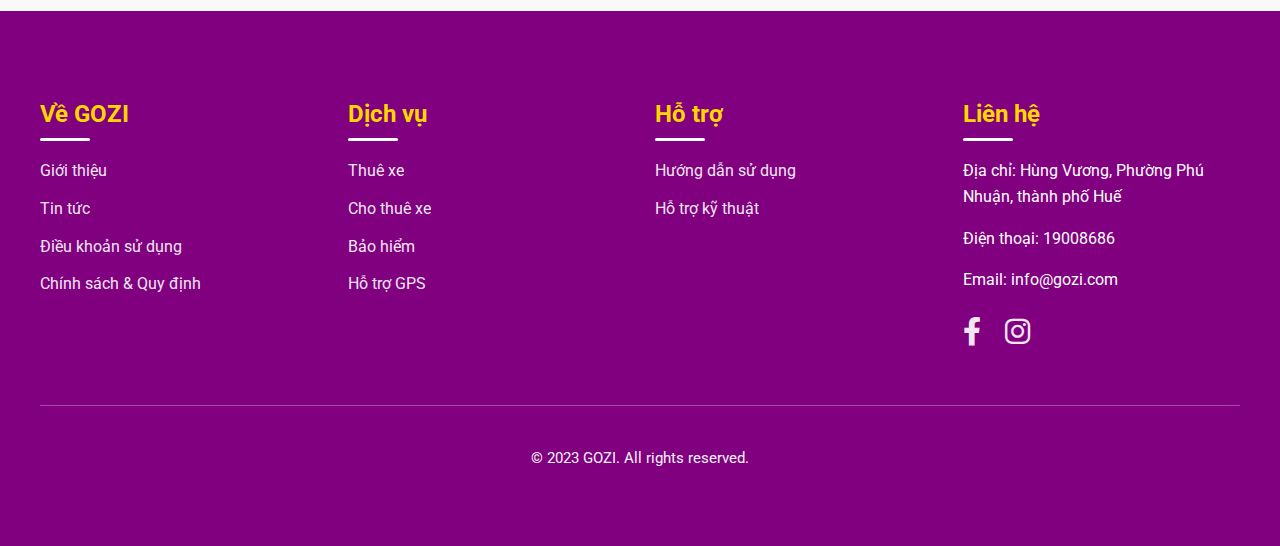
<file: main.html>
<!DOCTYPE html>
<html lang="vi">
<head>
    <meta charset="UTF-8">
    <meta name="viewport" content="width=device-width, initial-scale=1.0">
    <title>GOZI - Cho Thuê Xe Tự Lái</title>
    <link rel="stylesheet" href="CSS/index.css">
    <link rel="stylesheet" href="https://cdnjs.cloudflare.com/ajax/libs/font-awesome/6.0.0-beta3/css/all.min.css">
    <link href="https://fonts.googleapis.com/css2?family=Roboto:wght@300;400;500;700&display=swap" rel="stylesheet">
</head>
<body>
    <header class="main-header">
        <div class="container">
            <a href="#" class="logo">
                <img src="img/img1.jpg" alt="GOZI Logo">
            </a>
            <nav class="main-nav">
                <ul>
                    <li><a href="#">Trang chủ</a></li>
                    <li><a href="search.html">Tìm xe</a></li>
                    <li><a href="#">Cho thuê xe</a></li>
                    <li><a href="ho_tro.html">Hỗ trợ</a></li>
                    <li><a href="index.html" class="btn-auth">Đăng xuất</a></li>
                </ul>
            </nav>
            <div class="hamburger-menu">
                <i class="fas fa-bars"></i>
            </div>
        </div>
        <div class="overlay"></div>
    </header>

        <section class="hero-banner">
  <div class="hero-content">
    <img src="img/anh bia.jpg" alt="Ảnh bìa GOZI" class="hero-image">
    <!-- Hoặc bạn có thể thêm nội dung text nổi trên ảnh ở đây nếu muốn -->
  </div>
</section>



<section class="info-highlights-section">
    <div class="container highlights-slider-container">

            <h2 class="highlight-heading">Tại sao bạn nên cho thuê xe trên GOZI?</h2>

        <div class="highlights-slider-wrapper">
            <div class="highlight-item">
                <div class="highlight-icon">
                    <img src="img/b1.jpg" alt="Icon Thu nhập"> 
                </div>
                <h3>Thu nhập</h3>
                <p>Gia tăng thu nhập từ 5-10 triệu/tháng</p>
            </div>

            <div class="highlight-item">
                <div class="highlight-icon">
                    <img src="img/b2.jpg" alt="Icon Nhanh chóng">
                </div>
                <h3>Nhanh chóng</h3>
                <p>Thủ tục đăng ký cho thuê ONLINE nhanh chóng trong vòng 10 phút</p>
            </div>

            <div class="highlight-item">
                <div class="highlight-icon">
                    <img src="img/b3.jpg" alt="Icon Chủ động">
                </div>
                <h3>Chủ động</h3>
                <p>Toàn quyền quyết định giá và thời gian cho thuê</p>
            </div>

            <div class="highlight-item">
                <div class="highlight-icon">
                    <img src="img/b4.jpg" alt="Icon Bảo hiểm">
                </div>
                <h3>Bảo hiểm</h3>
                <p>Hỗ trợ bảo hiểm mất cắp xe nguyên chiếc</p>
            </div>

            <div class="highlight-item">
                <div class="highlight-icon">
                    <img src="img/b5.jpg" alt="Icon GPS">
                </div>
                <h3>GPS</h3>
                <p>Hỗ trợ cài đặt GPS với giá gốc để quản lý xe an toàn</p>
            </div>

            <div class="highlight-item">
                <div class="highlight-icon">
                    <img src="img/b6.jpg" alt="Icon Chăm sóc khách hàng">
                </div>
                <h3>Chăm sóc khách hàng</h3>
                <p>Đội ngũ GOZI tư vấn chặt chẽ quy trình và kinh nghiệm cho thuê an toàn</p>
            </div>
            
        </div>
        <button class="highlights-slider-arrow highlights-prev-arrow">&#10094;</button>
        <button class="highlights-slider-arrow highlights-next-arrow">&#10095;</button>
        <div class="highlights-slider-dots">
            </div>
    </div>
</section>

    <section class="quick-search-section">
        <div class="container">
            <div class="search-bar-elements">
                <div class="search-input-group">
                    <label for="car-type">Loại xe</label>
                    <select id="car-type">
                        <option value="">Chọn loại xe</option>
                        <option value="sedan">xe Wave</option>
                        <option value="suv">xe SH</option>
                        <option value="hatchback">xe Exciter</option>
                        <option value="mpv">xe Suzuki</option>
                    </select>
                </div>
                <div class="search-input-group">
                    <label for="location">Địa điểm</label>
<select id="location">
    <option value="">Chọn địa điểm</option>
    <option value="phu-cat">Phú Cát</option>
    <option value="phu-bai">Phú Bài</option>
    <option value="thuan-an">Thuận An</option>
    <option value="an-dong">An Đông</option>
    <option value="truong-an">Trường An</option>
    <option value="vy-da">Vỹ Dạ</option>
    <option value="phuong-duc">Phường Đúc</option>
    <option value="xuan-phu">Xuân Phú</option>
    <option value="huong-thuy">Hương Thủy</option>
    <option value="huong-tra">Hương Trà</option>
</select>
                </div>
                <div class="search-input-group">
                    <label for="price-range">Khoảng giá</label>
                    <select id="price-range">
                        <option value="">Chọn khoảng giá</option>
                        <option value="0-500">Dưới 100k/ngày</option>
                        <option value="500-1000">100k - 200/ngày</option>
                        <option value="1000+">Trên 200/ngày</option>
                    </select>
                </div>
                <a href="search.html"> <button class="search-button">Tìm xe</button> </a>

            </div>
        </div>
    </section>

    <section class="featured-vehicles">
        <div class="container">
            <h2>Xe nổi bật <i class="fas fa-arrow-right arrow-icon"></i></h2>
            <div class="vehicle-list">
<div class="vehicle-item">
    <img src="img/xe/Yamaha Exciter 155.jpg" alt="Yamaha Exciter 155">
    <h3 class="vehicle-name">Yamaha Exciter 155</h3>
    <p class="price">150.000 VNĐ/ngày</p>
</div>
<div class="vehicle-item">
    <img src="img/xe/Honda SH Mode.jpg" alt="Honda SH Mode">
    <h3 class="vehicle-name">Honda SH Mode</h3>
    <p class="price">180.000 VNĐ/ngày</p>
</div>
<div class="vehicle-item">
    <img src="img/xe/Honda Wave Alpha.jpg" alt="Honda Wave Alpha">
    <h3 class="vehicle-name">Honda Wave Alpha</h3>
    <p class="price">90.000 VNĐ/ngày</p>
</div>
<div class="vehicle-item">
    <img src="img/xe/Suzuki GSX R150.jpg" alt="Suzuki GSX R150">
    <h3 class="vehicle-name">Suzuki GSX R150</h3>
    <p class="price">200.000 VNĐ/ngày</p>
</div>

                <!-- <div class="vehicle-item">
                    <img src="img/car5.png" alt="Kia Seltos">
                    <h3 class="vehicle-name">Kia Seltos</h3>
                    <p class="price">700.000 VNĐ/ngày</p>
                </div>
                <div class="vehicle-item">
                    <img src="img/car6.png" alt="Ford Ranger">
                    <h3 class="vehicle-name">Ford Ranger</h3>
                    <p class="price">800.000 VNĐ/ngày</p>
                </div> -->
            </div>
        </div>
    </section>

    <section class="info-sections">
        <div class="container">
            <h2 class="texta">Ưu điểm của Gozi</h2>
            <div class="vehicle-list">
            </div>
        </div>
        <div class="container">
            <div class="info-grid">
                <div class="info-card">
                    <h3>Quy trình đơn giản</h3>
                    <p>Chỉ với vài bước đăng ký và xác minh đơn giản, bạn có thể nhanh chóng bắt đầu hành trình thuê xe hoặc cho thuê xe của mình.</p>
                </div>
                <div class="info-card">
                    <h3>An toàn bảo mật</h3>
                    <p>Chúng tôi cam kết bảo vệ thông tin cá nhân và giao dịch của bạn với các tiêu chuẩn bảo mật hàng đầu.</p>
                </div>
                <div class="info-card">
                    <h3>Hỗ trợ 24/7</h3>
                    <p>Đội ngũ hỗ trợ khách hàng của chúng tôi luôn sẵn sàng phục vụ 24/7 để giải đáp mọi thắc mắc và hỗ trợ bạn.</p>
                </div>
            </div>
        </div>
    </section>

    <section class="user-reviews-section">
        <div class="container">
            <h2>Khách hàng nói gì về chúng tôi?</h2>
            <div class="reviews-grid">
                <div class="review-card">
                    <span class="quote">“</span>
                    <div class="review-text">
                        <p>Thật tuyệt vời! Ứng dụng GOZI giúp tôi kiếm thêm thu nhập từ chiếc xe nhàn rỗi của mình một cách dễ dàng và an toàn. Rất khuyến khuyên!</p>
                    </div>
                    <p class="reviewer-name">- Nguyễn Văn Minh</p>
                </div>
                <div class="review-card">
                    <span class="quote">“</span>
                    <div class="review-text">
                        <p>Tôi rất hài lòng với dịch vụ thuê xe tại GOZI. Xe sạch sẽ, thủ tục nhanh gọn và giá cả hợp lý. Chắc chắn sẽ tiếp tục sử dụng.</p>
                    </div>
                    <p class="reviewer-name">- Trần Thị Lý</p>
                </div>
                <div class="review-card">
                    <span class="quote">“</span>
                    <div class="review-text">
                        <p>Đội ngũ hỗ trợ khách hàng của GOZI rất nhiệt tình và chuyên nghiệp. Mọi vấn đề đều được giải quyết nhanh chóng. Cảm ơn GOZI!</p>
                    </div>
                    <p class="reviewer-name">- Nguyễn Tấn Minh</p>
                </div>
            </div>
        </div>
    </section>

    <footer class="main-footer">
        <div class="container">
            <div class="footer-cols">
                <div class="footer-col">
                    <h3>Về GOZI</h3>
                    <ul>
                        <li><a href="gioi_thieu.html">Giới thiệu</a></li>
                        <li><a href="#">Tin tức</a></li>
                        <li><a href="#">Điều khoản sử dụng</a></li>
                        <li><a href="chinh_sach.html">Chính sách & Quy định</a></li>
                    </ul>
                </div>
                <div class="footer-col">
                    <h3>Dịch vụ</h3>
                    <ul>
                        <li><a href="#">Thuê xe</a></li>
                        <li><a href="#">Cho thuê xe</a></li>
                        <li><a href="bao_hiem.html">Bảo hiểm</a></li>
                        <li><a href="#">Hỗ trợ GPS</a></li>
                    </ul>
                </div>
                <div class="footer-col">
                    <h3>Hỗ trợ</h3>
                    <ul>
                        <li><a href="#">Hướng dẫn sử dụng</a></li>
                        <li><a href="#">Hỗ trợ kỹ thuật</a></li>
                    </ul>
                </div>
                <div class="footer-col">
                    <h3>Liên hệ</h3>
                    <p>Địa chỉ: Hùng Vương, Phường Phú Nhuận, thành phố Huế</p>
                    <p>Điện thoại: 19008686</p>
                    <p>Email: info@gozi.com</p>
                    <div class="social-icons">
                        <a href="https://www.facebook.com/tinyhands.yarn?mibextid=ZbWKwL" target="_blank"><i class="fab fa-facebook-f"></i></a>
                        <a href="https://www.instagram.com/tinyhands_yarn?igsh=cTZ6dGQ3NWUwZ3d5" target="_blank"><i class="fab fa-instagram"></i></a>
                    </div>
                </div>
            </div>
            <div class="copyright">
                <p>&copy; 2023 GOZI. All rights reserved.</p>
            </div>
        </div>
    </footer>

    <script src="Script/index.js"></script>
</body>
</html>
</file>
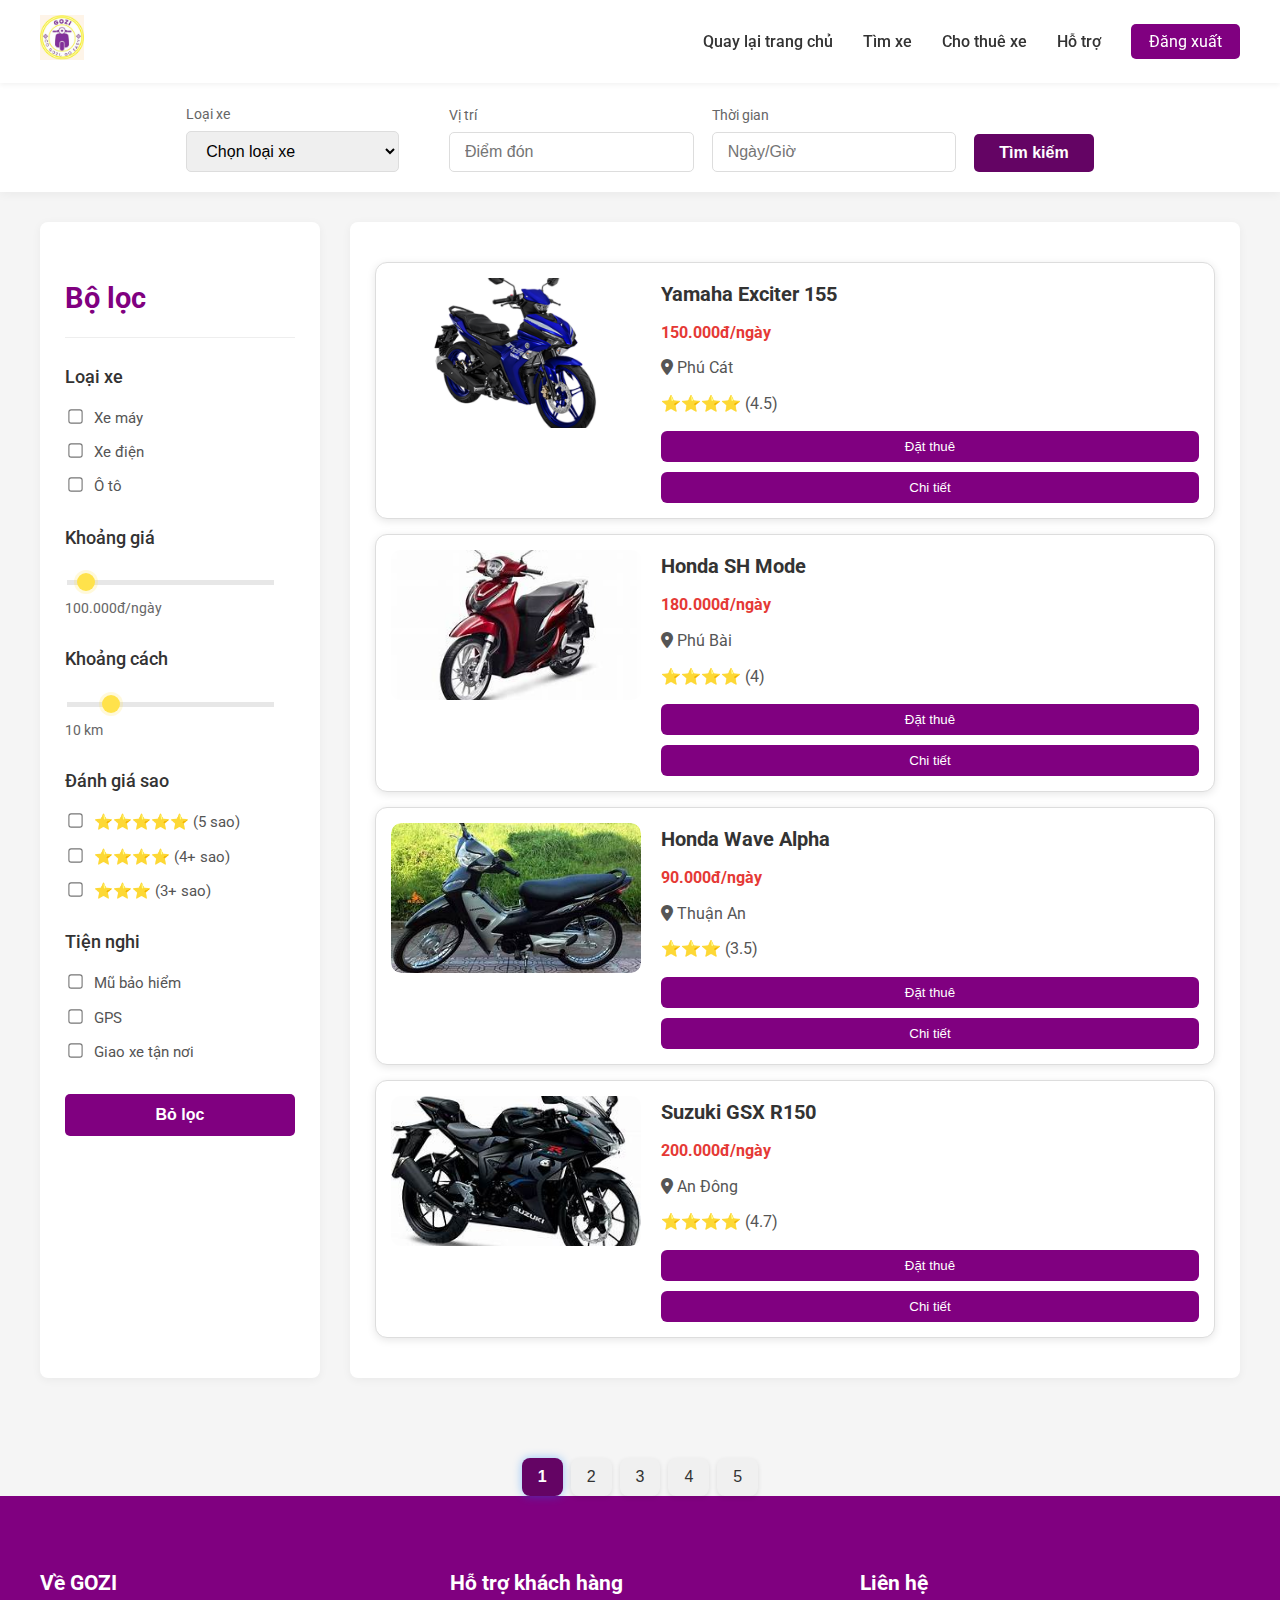
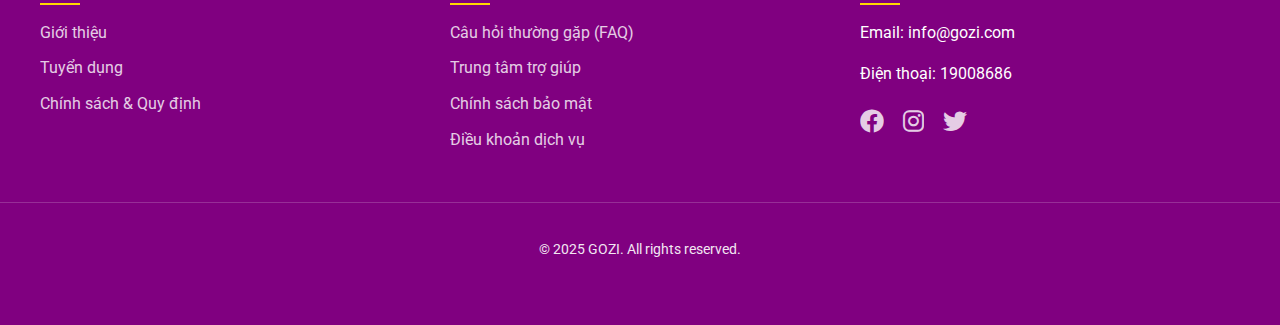
<file: search.html>
<!DOCTYPE html>
<html lang="vi">
<head>
  <meta charset="UTF-8" />
  <meta name="viewport" content="width=device-width, initial-scale=1.0"/>
  <title>Tìm kiếm xe - GOZI</title>
  <link rel="stylesheet" href="CSS/search.css"/>
  <link href="https://fonts.googleapis.com/css2?family=Roboto:wght@400;500;700&display=swap" rel="stylesheet"/>
  <link rel="stylesheet" href="https://cdnjs.cloudflare.com/ajax/libs/font-awesome/6.0.0-beta3/css/all.min.css"/>
</head>
<body>
  <header class="main-header">
    <div class="container">
      <div class="logo"><a href="index.html"><img src="img/img1.jpg" alt="GOZI Logo"/></a></div>
      <nav class="main-nav">
        <ul>
          <li><a href="main.html">Quay lại trang chủ</a></li>  
          <li><a href="search.html">Tìm xe</a></li>
          <li><a href="#">Cho thuê xe</a></li>
          <li><a href="ho_tro.html">Hỗ trợ</a></li>
          <li><a href="index.html" class="btn-auth">Đăng xuất</a></li>
        </ul>
      </nav>
      <div class="hamburger-menu" id="hamburgerBtn">
        <i class="fas fa-bars"></i>
      </div>
    </div>
  </header>

  <main>
    <section class="quick-search-section">
      <div class="container">
        <div class="search-bar-elements">
          <div class="search-input-group">
            <label for="car-type">Loại xe</label>
            <select id="car-type">
              <option value="">Chọn loại xe</option>
              <option value="motorbike">Xe máy</option>
              <option value="electric-bike">Xe điện</option>
              <option value="car">Ô tô</option>
            </select>
          </div>
            <div class="search-input-group">
            <label for="location">Vị trí</label>
            <input type="text" id="location" placeholder="Điểm đón"/>
            </div>
          <div class="search-input-group">
            <label for="time">Thời gian</label>
            <input type="text" id="time" placeholder="Ngày/Giờ"/>
          </div>
          <button class="search-button">Tìm kiếm</button>
        </div>
      </div>
    </section>

    <section class="search-results-section container">
      <div class="filter-sidebar">
        <h3>Bộ lọc</h3>
        <div class="filter-group">
          <h4>Loại xe</h4>
          <label><input type="checkbox" name="vehicle_type" value="motorbike"/> Xe máy</label>
          <label><input type="checkbox" name="vehicle_type" value="electric-bike"/> Xe điện</label>
          <label><input type="checkbox" name="vehicle_type" value="car"/> Ô tô</label>
        </div>
        <div class="filter-group">
          <h4>Khoảng giá</h4>
          <input type="range" min="50000" max="1000000" value="100000" class="slider" id="price-range"/>
          <p><span id="price-value">1.000.000</span>đ/ngày</p>
        </div>
        <div class="filter-group">
          <h4>Khoảng cách</h4>
          <input type="range" min="1" max="50" value="10" class="slider" id="distance-range"/>
          <p><span id="distance-value">10</span> km</p>
        </div>
        <div class="filter-group">
          <h4>Đánh giá sao</h4>
          <label><input type="checkbox" name="star_rating" value="5"/> ⭐⭐⭐⭐⭐ (5 sao)</label>
          <label><input type="checkbox" name="star_rating" value="4"/> ⭐⭐⭐⭐ (4+ sao)</label>
          <label><input type="checkbox" name="star_rating" value="3"/> ⭐⭐⭐ (3+ sao)</label>
        </div>
        <div class="filter-group">
          <h4>Tiện nghi</h4>
          <label><input type="checkbox" name="amenity" value="helmet"/> Mũ bảo hiểm</label>
          <label><input type="checkbox" name="amenity" value="gps"/> GPS</label>
          <label><input type="checkbox" name="amenity" value="delivery"/> Giao xe tận nơi</label>
        </div>
        <button class="clear-filters-btn">Bỏ lọc</button>
      </div>

      <div class="results-content">
        <div class="results-header">
          <h2>Kết quả tìm kiếm</h2>
          <div class="sort-by">
            <span>Sắp xếp theo:</span>
            <select id="sort-select">
              <option value="">Mặc định</option>
              <option value="price-asc">Giá thấp đến cao</option>
              <option value="price-desc">Giá cao đến thấp</option>
              <option value="rating-desc">Đánh giá cao nhất</option>
              <option value="distance-asc">Gần nhất</option>
            </select>
          </div>
        </div>
        </div>
    </section>

    <div class="pagination-wrapper">
      <div class="pagination" id="pagination-container"></div>
    </div>
  </main>

  <footer class="main-footer">
    <div class="container footer-cols">
      <div class="footer-col">
        <h3>Về GOZI</h3>
        <ul>
          <li><a href="gioi_thieu.html">Giới thiệu</a></li>
          <li><a href="#">Tuyển dụng</a></li>
          <li><a href="chinh_sach.html">Chính sách & Quy định</a></li>
        </ul>
      </div>
      <div class="footer-col">
        <h3>Hỗ trợ khách hàng</h3>
        <ul>
          <li><a href="#">Câu hỏi thường gặp (FAQ)</a></li>
          <li><a href="#">Trung tâm trợ giúp</a></li>
          <li><a href="#">Chính sách bảo mật</a></li>
          <li><a href="#">Điều khoản dịch vụ</a></li>
        </ul>
      </div>
      <div class="footer-col">
        <h3>Liên hệ</h3>
        <p>Email: info@gozi.com</p>
        <p>Điện thoại: 19008686</p>
        <div class="social-icons">
          <a href="#"><i class="fab fa-facebook"></i></a>
          <a href="#"><i class="fab fa-instagram"></i></a>
          <a href="#"><i class="fab fa-twitter"></i></a>
        </div>
      </div>
    </div>
    <div class="copyright">
      <p>&copy; 2025 GOZI. All rights reserved.</p>
    </div>
  </footer>

  <script src="Script/search.js"></script>
</body>
</html>
</file>
<file: CSS/index.css>
/* ==========================================================
// 1. Biến CSS (Variables)
========================================================== */
:root {
    --primary-color: #FFD700; /* Vàng - Golden Hue */
    --secondary-color: #800080; /* Tím - Royal Purple */
    --dark-secondary-color: #660466; /* Tím đậm - Deeper Purple */
    --text-color: #333; /* Màu chữ chính */
    --light-bg: #f9f9f9; /* Nền sáng */
    --dark-bg: #f0f0f0; /* Nền tối hơn một chút */
    --border-color: #e0e0e0; /* Màu viền */
    --accent-color: #800080; /* Màu nhấn (đặt trùng với secondary-color cho sự nhất quán) */
    --light-blue: #ffffff; /* Xanh dương nhạt cho các icon highlight */

    /* Shadows for depth */
    --shadow-light: 0 4px 15px rgba(0, 0, 0, 0.08);
    --shadow-medium: 0 8px 25px rgba(0, 0, 0, 0.12);
    --shadow-strong: 0 12px 35px rgba(0, 0, 0, 0.15);
}

/* ==========================================================
// 2. Kiểu dáng cơ bản (Base Styles)
========================================================== */
body {
    font-family: 'Roboto', sans-serif;
    margin: 0;
    padding: 0;
    box-sizing: border-box; /* Đảm bảo padding và border được tính vào chiều rộng/cao */
    color: var(--text-color);
    line-height: 1.6;
    background-color: var(--light-bg);
    overflow-x: hidden; /* Ngăn cuộn ngang không mong muốn */
}

/* Base Utility Classes */
.container {
    max-width: 1200px;
    margin: 0 auto;
    padding: 0 20px; /* Padding ngang cho nội dung */
}

a {
    text-decoration: none;
    color: inherit; /* Kế thừa màu từ cha */
}

button {
    cursor: pointer;
    border: none;
    background: none;
    padding: 0;
}

/* ==========================================================
// 3. Header (Phần đầu trang)
========================================================== */
.main-header {
    background-color: #fff;
    padding: 15px 0;
    box-shadow: var(--shadow-light);
    position: sticky; /* Sticky header */
    top: 0;
    z-index: 1000; /* Đảm bảo header nằm trên các phần tử khác */
}

.main-header .container {
    display: flex;
    justify-content: space-between;
    align-items: center;
}

.main-header .logo img {
    height: 50px; /* Kích thước logo */
    transition: transform 0.3s ease;
}
.main-header .logo img:hover {
    transform: scale(1.05); /* Hiệu ứng phóng to khi hover */
}

/* Main Navigation */
.main-nav ul {
    list-style: none;
    margin: 0;
    padding: 0;
    display: flex;
    align-items: center;
}

.main-nav ul li {
    margin-left: 40px; /* Khoảng cách giữa các mục menu */
}

.main-nav ul li a {
    text-decoration: none;
    color: var(--text-color);
    font-weight: 500;
    transition: color 0.3s ease, transform 0.2s ease;
    padding: 5px 0;
    position: relative;
}

.main-nav ul li a::after {
    content: '';
    position: absolute;
    width: 0;
    height: 2px;
    background-color: var(--secondary-color);
    bottom: 0;
    left: 0;
    transition: width 0.3s ease-in-out;
}

.main-nav ul li a:hover::after {
    width: 100%; /* Hiệu ứng gạch chân khi hover */
}

.main-nav ul li a:hover {
    color: var(--secondary-color);
    transform: translateY(-2px); /* Hiệu ứng dịch lên khi hover */
}

/* Auth Button (Đăng nhập / Đăng ký) */
.main-nav .btn-auth {
    background-color: var(--accent-color);
    color: #fff;
    padding: 10px 22px;
    border-radius: 25px;
    transition: background-color 0.3s ease, transform 0.2s ease, box-shadow 0.3s ease;
    font-weight: normal;
    box-shadow: 0 4px 8px rgba(128, 0, 128, 0.3); /* Bóng cho nút Accent */
}

.main-nav .btn-auth:hover {
    background-color: var(--dark-secondary-color); /* Màu đậm hơn khi hover */
    color: #fff;
    transform: translateY(-3px);
    box-shadow: 0 6px 12px rgba(128, 0, 128, 0.4);
}

/* Hamburger Menu (Chỉ hiển thị trên mobile) */
.hamburger-menu {
    display: none;
    font-size: 2em;
    color: var(--text-color);
    cursor: pointer;
    margin-right: 0;
}

/* Overlay cho Mobile Menu */
.overlay {
    display: none; /* Mặc định ẩn */
    position: fixed;
    top: 0;
    left: 0;
    width: 100%;
    height: 100%;
    background-color: rgba(0, 0, 0, 0.5);
    z-index: 999; /* Nằm dưới menu nhưng trên nội dung */
}

/* ==========================================================
// 4. Banner Slider Section
========================================================== */
.banner-slider-section {
    background-color: var(--dark-bg);
    padding: 0;
    text-align: center;
    position: relative;
    overflow: hidden;
    height: 80vh; /* Chiếm 80% chiều cao viewport */
    display: flex;
    align-items: center;
    justify-content: center;
}

.slider-container {
    width: 100%;
    max-width: 1400px;
    height: 100%;
    position: relative;
    border-radius: 15px;
    overflow: hidden;
    box-shadow: var(--shadow-medium);
}

.slider-wrapper {
    height: 100%;
    overflow: hidden;
    position: relative;
}

.slider-content {
    display: flex;
    transition: transform 0.6s cubic-bezier(0.25, 0.46, 0.45, 0.94);
    height: 100%;
}

.slider-content img {
    width: 100%;
    height: 100%;
    object-fit: cover; /* Đảm bảo ảnh cover toàn bộ không gian */
    flex-shrink: 0; /* Ngăn ảnh co lại */
    display: block;
}

/* Slider Navigation Arrows */
.slider-arrow {
    position: absolute;
    top: 50%;
    transform: translateY(-50%);
    background-color: rgba(0, 0, 0, 0.4);
    color: #fff;
    border: none;
    padding: 15px;
    cursor: pointer;
    font-size: 1.8em;
    border-radius: 50%;
    z-index: 10;
    transition: background-color 0.3s ease, transform 0.3s ease;
    display: flex;
    align-items: center;
    justify-content: center;
    width: 50px;
    height: 50px;
}

.slider-arrow:hover {
    background-color: rgba(0, 0, 0, 0.6);
    transform: translateY(-50%) scale(1.05);
}

.prev-arrow {
    left: 25px;
}

.next-arrow {
    right: 25px;
}

/* Navigation Dots */
.slider-dots {
    position: absolute;
    bottom: 20px;
    width: 100%;
    text-align: center;
}

.nav-dot {
    display: inline-block;
    width: 14px;
    height: 14px;
    margin: 0 8px;
    border-radius: 50%;
    background-color: rgba(255, 255, 255, 0.6);
    border: 1px solid rgba(0, 0, 0, 0.1);
    cursor: pointer;
    transition: background-color 0.3s ease, transform 0.2s ease;
}

.nav-dot.active {
    background-color: var(--secondary-color);
    transform: scale(1.2);
    border-color: var(--secondary-color);
}
.nav-dot:hover:not(.active) {
    background-color: rgba(255, 255, 255, 0.8);
    transform: scale(1.1);
}

/* ==========================================================
// 5. Quick Search Section
========================================================== */
.quick-search-section {
    background: linear-gradient(to right, var(--secondary-color), var(--dark-secondary-color));
    padding: 40px 0;
    box-shadow: var(--shadow-medium);
    margin-top: -80px; /* Kéo lên đè lên banner */
    position: relative;
    z-index: 10;
    border-radius: 15px;
    transform: translateY(-50px); /* Dịch lên để tạo hiệu ứng nổi bật */
}

.quick-search-section .container {
    display: flex;
    justify-content: center;
    align-items: center;
}

.search-bar-elements {
    display: flex;
    align-items: flex-end; /* Căn chỉnh các input group và nút search */
    gap: 30px;
    flex-wrap: wrap;
    background-color: #fff;
    padding: 30px;
    border-radius: 10px;
    box-shadow: 0 6px 20px rgba(0, 0, 0, 0.1);
    width: 100%;
    max-width: 900px;
    justify-content: space-between;
}

.search-input-group {
    display: flex;
    flex-direction: column;
    flex: 1; /* Cho phép các nhóm input giãn nở */
    min-width: 180px; /* Chiều rộng tối thiểu cho mỗi nhóm input */
}

.search-input-group label {
    font-size: 0.9em;
    color: #666;
    margin-bottom: 8px;
    font-weight: 500;
}

.search-input-group select,
.search-input-group input {
    width: 100%;
    padding: 12px 18px;
    border: 1px solid var(--border-color);
    border-radius: 8px;
    font-size: 1em;
    background-color: var(--light-bg);
    transition: border-color 0.3s ease, box-shadow 0.3s ease;
}
.search-input-group select:focus,
.search-input-group input:focus {
    outline: none;
    border-color: var(--accent-color);
    box-shadow: 0 0 0 3px rgba(128, 0, 128, 0.2);
}

.search-button {
    padding: 12px 30px;
    background-color: var(--accent-color);
    color: #fff;
    border: none;
    border-radius: 8px;
    font-size: 1.1em;
    font-weight: bold;
    cursor: pointer;
    transition: background-color 0.3s ease, transform 0.2s ease, box-shadow 0.3s ease;
    align-self: flex-end;
    min-width: 150px;
}

.search-button:hover {
    background-color: var(--dark-secondary-color);
    transform: translateY(-2px);
    box-shadow: 0 6px 15px rgba(128, 0, 128, 0.4);
}

/* ==========================================================
// 6. Featured Vehicles Section
========================================================== */
.featured-vehicles {
    padding: 80px 0;
    text-align: center;
    background-color: var(--light-bg);
}

.featured-vehicles h2 {
    font-size: 2.8em;
    color: var(--dark-secondary-color);
    margin-bottom: 40px;
    display: flex;
    align-items: center;
    justify-content: center;
    position: relative;
}

.featured-vehicles h2 .arrow-icon {
    font-size: 0.8em;
    margin-left: 10px;
    color: var(--primary-color);
    animation: bounceArrow 1.5s infinite;
}

@keyframes bounceArrow {
    0%, 100% { transform: translateX(0); }
    50% { transform: translateX(5px); }
}

.vehicle-list {
    display: grid;
    grid-template-columns: repeat(auto-fit, minmax(240px, 1fr)); /* Responsive grid */
    gap: 30px;
}

.vehicle-item {
    background-color: #fff;
    border-radius: 12px;
    box-shadow: var(--shadow-light);
    overflow: hidden;
    text-align: center;
    padding: 20px;
    transition: transform 0.3s ease, box-shadow 0.3s ease;
    display: flex;
    flex-direction: column;
    align-items: center;
    justify-content: space-between;
}

.vehicle-item:hover {
    transform: translateY(-8px);
    box-shadow: var(--shadow-medium);
}

.vehicle-item img {
    width: 120px;
    height: 120px;
    object-fit: contain;
    display: block;
    margin: 10px auto 15px auto;
}

.vehicle-name {
    font-weight: 700;
    margin: 10px 0 5px;
    font-size: 1.2em;
    color: var(--text-color);
}

.vehicle-item .price {
    color: var(--dark-secondary-color);
    font-weight: bold;
    font-size: 1.25em;
    margin: 0;
    padding-top: 10px;
    border-top: 1px dashed var(--border-color);
    width: 80%;
}

/* ==========================================================
// 7. Info Highlights Section (Slider cho các điểm nổi bật)
========================================================== */
.info-highlights-section {
    padding: 80px 0;
    background-color: var(--light-bg);
    text-align: center;
}

.highlights-slider-container {
    position: relative;
    max-width: 1200px; /* Đảm bảo đủ rộng */
    margin: 0 auto;
    overflow: hidden; /* Rất quan trọng để ẩn các slide không nhìn thấy */
    border-radius: 15px;
    box-shadow: var(--shadow-medium);
    background-color: #fff;
    padding: 20px 0; /* Padding cho container bên trong */
}

.highlights-slider-wrapper {
    display: flex; /* Rất quan trọng: cho phép các item nằm ngang */
    transition: transform 0.6s cubic-bezier(0.25, 0.46, 0.45, 0.94);
    /* Chiều rộng của wrapper sẽ được tính bằng JS */
}

.highlight-item {
    background-color: #fff;
    padding: 30px;
    border-radius: 15px;
    text-align: center;
    /* >>> ĐIỀU CHỈNH QUAN TRỌNG ĐỂ HIỂN THỊ 2 ITEM TRÊN MỖI SLIDE CHO DESKTOP <<< */
    width: calc(100% / 1); /* HIỂN THỊ 2 ITEM TRÊN MỖI SLIDE */
    flex-shrink: 0; /* Ngăn không cho item co lại */
    display: flex;
    flex-direction: column;
    align-items: center;
    justify-content: flex-start;
    box-sizing: border-box; /* Đảm bảo padding không làm tăng width */
}

.highlight-icon {
    background-color: var(--light-blue);
    border-radius: 50%;
    /* Tăng width và height từ 90px lên, ví dụ 120px */
    width: 120px; /* Đã thay đổi */
    height: 120px; /* Đã thay đổi */
    display: flex;
    align-items: center;
    justify-content: center;
    margin-bottom: 20px;
    box-shadow: 0 4px 10px rgba(0, 0, 0, 0.1);
}

.highlight-icon img {
    /* Tăng width và height từ 60px lên, ví dụ 80px */
    width: 80px; /* Đã thay đổi */
    height: 80px; /* Đã thay đổi */
    object-fit: contain;
}

.highlight-item h3 {
    font-size: 2em;
    color: var(--secondary-color);
    margin-bottom: 15px;
    font-weight: 600;
}

.highlight-item p {
    font-size: 1.05em;
    color: #555;
    line-height: 1.7;
    max-width: 80%;
    margin: 0 auto;
}

/* Các nút điều hướng (mũi tên) */
.highlights-slider-arrow {
    position: absolute;
    top: 50%;
    transform: translateY(-50%);
    background-color: rgba(0, 0, 0, 0.5);
    color: #fff;
    border: none;
    padding: 0;
    cursor: pointer;
    font-size: 2.2em;
    border-radius: 50%;
    width: 55px;
    height: 55px;
    display: flex;
    align-items: center;
    justify-content: center;
    z-index: 10;
    transition: background-color 0.3s ease, transform 0.3s ease;
}

.highlights-slider-arrow:hover {
    background-color: rgba(0, 0, 0, 0.7);
    transform: translateY(-50%) scale(1.05);
}

.highlights-prev-arrow {
    left: 20px;
}

.highlights-next-arrow {
    right: 20px;
}

/* Các chấm điều hướng (dots) */
.highlights-slider-dots {
    position: absolute;
    bottom: -40px; /* Đặt dưới slider một chút */
    left: 50%;
    transform: translateX(-50%);
    display: flex;
    gap: 10px;
    z-index: 9;
}

.highlights-nav-dot {
    display: inline-block;
    width: 12px;
    height: 12px;
    border-radius: 50%;
    background-color: rgba(0, 0, 0, 0.3);
    cursor: pointer;
    transition: background-color 0.3s ease, transform 0.2s ease;
}

.highlights-nav-dot.active {
    background-color: var(--secondary-color);
    transform: scale(1.2);
}

.highlights-nav-dot:hover:not(.active) {
    background-color: rgba(0, 0, 0, 0.5);
    transform: scale(1.1);
}

/* ==========================================================
// 8. Info Sections (Các khối thông tin chung)
========================================================== */
.info-sections {
    padding: 80px 0;
    background-color: var(--dark-bg);
}

.info-grid {
    display: grid;
    grid-template-columns: repeat(auto-fit, minmax(350px, 1fr));
    gap: 40px;
}

.info-card {
    background-color: #fff;
    border-radius: 12px;
    padding: 35px;
    box-shadow: var(--shadow-light);
    text-align: center;
    transition: transform 0.3s ease, box-shadow 0.3s ease;
}

.info-card:hover {
    transform: translateY(-5px);
    box-shadow: var(--shadow-medium);
}

.info-card h3 {
    color: var(--secondary-color);
    font-size: 2em;
    margin-bottom: 20px;
}

.info-card p {
    color: #555;
    font-size: 1.05em;
    line-height: 1.7;
}

/* ==========================================================
// 9. User Reviews Section (Phần đánh giá người dùng)
========================================================== */
.user-reviews-section {
    padding: 80px 0;
    text-align: center;
    background-color: var(--light-bg);
}

.user-reviews-section h2 {
    font-size: 2.8em;
    color: var(--dark-secondary-color);
    margin-bottom: 50px;
}

.reviews-grid {
    display: grid;
    grid-template-columns: repeat(auto-fit, minmax(280px, 1fr));
    gap: 30px;
}

.review-card {
    background-color: #fff;
    border-radius: 12px;
    padding: 35px;
    box-shadow: var(--shadow-light);
    text-align: left;
    display: flex;
    flex-direction: column;
    justify-content: space-between;
    min-height: 220px; /* Đảm bảo chiều cao tối thiểu */
    transition: transform 0.3s ease, box-shadow 0.3s ease;
}
.review-card:hover {
    transform: translateY(-5px);
    box-shadow: var(--shadow-medium);
}

.review-card .quote {
    font-family: 'Times New Roman', serif;
    font-size: 5em;
    color: var(--primary-color);
    line-height: 0.5;
    margin-bottom: 10px;
    display: block;
    text-align: left;
    margin-left: -10px;
    font-weight: bold;
}

.review-card .review-text {
    background-color: transparent;
    border-radius: 0;
    margin-bottom: 15px;
    padding: 0;
    height: auto;
    flex-grow: 1;
}

.review-card .review-text p {
    font-style: italic;
    color: #555;
    font-size: 1.05em;
}

.reviewer-name {
    font-weight: bold;
    color: var(--secondary-color);
    margin-top: 15px;
    text-align: right;
    font-size: 1.1em;
}

/* ==========================================================
// 10. Footer (Chân trang)
========================================================== */
.main-footer {
    background-color: var(--secondary-color);
    color: #fff;
    padding: 60px 0;
}

.footer-cols {
    display: grid;
    grid-template-columns: repeat(auto-fit, minmax(180px, 1fr));
    gap: 30px;
    margin-bottom: 50px;
}

.footer-col h3 {
    font-size: 1.5em;
    margin-bottom: 25px;
    position: relative;
    color: var(--primary-color);
}

.footer-col h3::after {
    content: '';
    position: absolute;
    left: 0;
    bottom: -8px;
    width: 50px;
    height: 3px;
    background-color: #fff;
    border-radius: 2px;
}

.footer-col ul {
    list-style: none;
    padding: 0;
    margin: 0;
}

.footer-col ul li {
    margin-bottom: 12px;
}

.footer-col ul li a {
    color: #fff;
    text-decoration: none;
    opacity: 0.9;
    transition: opacity 0.3s ease, transform 0.2s ease;
    display: inline-block;
}

.footer-col ul li a:hover {
    opacity: 1;
    transform: translateX(5px);
}

.social-icons a {
    color: #fff;
    font-size: 1.8em;
    margin-right: 20px;
    opacity: 0.9;
    transition: opacity 0.3s ease, transform 0.2s ease;
}

.social-icons a:hover {
    opacity: 1;
    transform: scale(1.1);
    color: var(--primary-color);
}

.copyright {
    text-align: center;
    border-top: 1px solid rgba(255, 255, 255, 0.3);
    padding-top: 25px;
    font-size: 0.95em;
    opacity: 0.95;
    margin-top: 30px;
}

/* ==========================================================
// 11. Responsive Design (Điều chỉnh cho các kích thước màn hình)
========================================================== */
@media (max-width: 992px) {
    /* Header */
    .main-nav ul li {
        margin-left: 25px;
    }
    .main-nav .btn-auth {
        padding: 8px 18px;
    }

    /* Quick Search */
    .quick-search-section .search-bar-elements {
        gap: 20px;
        flex-direction: column; /* Xếp dọc các trường tìm kiếm trên tablet */
        align-items: stretch;
    }
    .search-input-group {
        min-width: unset;
        width: 100%;
    }
    .search-button {
        width: 100%;
        min-width: unset;
    }

    /* Featured Vehicles & Reviews */
    .featured-vehicles h2,
    .user-reviews-section h2 {
        font-size: 2.4em;
    }

    /* Info Sections */
    .info-grid {
        grid-template-columns: 1fr; /* 1 cột trên tablet */
    }
    .info-card, .review-card {
        padding: 30px;
    }

    /* Highlights Slider (tablet) */
    .highlights-slider-container {
        max-width: 100%; /* Cho phép slider chiếm toàn bộ chiều rộng trên màn hình nhỏ hơn */
        border-radius: 0; /* Bỏ bo tròn trên mobile nếu muốn */
        padding: 15px 0;
    }
    /* >>> ĐIỀU CHỈNH QUAN TRỌNG ĐỂ HIỂN THỊ 1 ITEM TRÊN MỖI SLIDE CHO TABLET <<< */
    .highlight-item {
        width: calc(100% / 1); /* 1 item trên tablet */
        padding: 25px; /* Giảm padding trên tablet */
    }
    .highlight-icon {
        width: 70px;
        height: 70px;
    }
    .highlight-icon img {
        width: 45px;
        height: 45px;
    }
    .highlight-item h3 {
        font-size: 1.8em;
    }
    .highlight-item p {
        font-size: 0.95em;
        max-width: 90%;
    }
    .highlights-slider-arrow {
        width: 45px;
        height: 45px;
        font-size: 1.8em;
        left: 10px;
        right: 10px;
    }
    .highlights-slider-dots {
        bottom: -30px; /* Điều chỉnh vị trí dots trên tablet */
        gap: 8px;
    }
    .highlights-nav-dot {
        width: 10px;
        height: 10px;
    }
}

@media (max-width: 768px) {
    /* Header */
    .main-header .logo img {
        height: 40px;
    }
    .hamburger-menu {
        display: block;
        order: -1; /* Đẩy hamburger về bên trái */
        margin-right: 15px;
    }
    .main-nav {
        position: fixed;
        top: 0;
        left: -100%; /* Ẩn ra ngoài màn hình */
        width: 70%;
        height: 100%;
        background-color: #fff;
        display: flex;
        flex-direction: column;
        padding: 20px;
        box-shadow: 2px 0 10px rgba(0, 0, 0, 0.2);
        transition: left 0.4s ease-in-out;
        z-index: 1001;
    }
    .main-nav.nav-open {
        left: 0; /* Khi nav-open, hiện menu */
    }
    .main-nav ul {
        flex-direction: column;
        align-items: flex-start;
        width: 100%;
    }
    .main-nav ul li {
        margin: 15px 0;
        width: 100%;
    }
    .main-nav ul li a {
        display: block;
        padding: 10px 0;
        border-bottom: 1px solid var(--border-color);
    }
    .main-nav ul li:last-child a {
        border-bottom: none;
    }
    .main-nav .btn-auth {
        margin-top: 20px;
        width: 100%;
        text-align: center;
        padding: 12px 0;
    }
    /* Overlay khi menu mở */
    .main-nav.nav-open + .overlay {
        display: block;
    }

    /* Banner Slider */
    .banner-slider-section {
        height: 55vh;
    }
    .slider-content img {
        height: 100%; /* Giữ nguyên cover */
    }
    .slider-arrow {
        padding: 10px;
        font-size: 1.5em;
        width: 40px;
        height: 40px;
    }
    .prev-arrow { left: 10px; }
    .next-arrow { right: 10px; }
    .nav-dot {
        width: 10px;
        height: 10px;
        margin: 0 5px;
    }

    /* Quick Search */
    .quick-search-section {
        padding: 30px 0;
        margin-top: -60px;
    }
    .search-bar-elements {
        padding: 20px;
    }

    /* Sections Padding */
    .featured-vehicles, .info-sections, .user-reviews-section {
        padding: 60px 0;
    }
    .featured-vehicles h2, .user-reviews-section h2 {
        font-size: 2em;
        margin-bottom: 30px;
    }

    /* User Reviews */
    .review-card .quote {
        font-size: 4em;
    }

    /* Footer */
    .main-footer {
        padding: 40px 0;
    }
    .footer-cols {
        grid-template-columns: repeat(auto-fit, minmax(140px, 1fr));
    }

    /* Highlights Slider (mobile) */
    .highlights-slider-container {
        padding: 10px 0;
    }
    /* >>> ĐIỀU CHỈNH QUAN TRỌNG ĐỂ HIỂN THỊ 1 ITEM TRÊN MỖI SLIDE CHO MOBILE <<< */
    .highlight-item {
        width: calc(100% / 1); /* 1 item trên mobile */
        padding: 20px;
    }
    .highlight-icon {
        width: 60px;
        height: 60px;
        margin-bottom: 15px;
    }
    .highlight-icon img {
        width: 40px;
        height: 40px;
    }
    .highlight-item h3 {
        font-size: 1.6em;
    }
    .highlight-item p {
        font-size: 0.95em;
        max-width: 95%;
    }
    .highlights-slider-arrow {
        width: 40px;
        height: 40px;
        font-size: 1.5em;
        left: 5px;
        right: 5px;
    }
    .highlights-slider-dots {
        bottom: -25px;
        gap: 6px;
    }
    .highlights-nav-dot {
        width: 10px;
        height: 10px;
    }
}

@media (max-width: 480px) {
    /* Header */
    .main-header .logo img {
        height: 35px;
    }
    .hamburger-menu {
        font-size: 1.6em;
    }
    .main-nav {
        width: 80%; /* Chiếm nhiều hơn trên màn hình rất nhỏ */
    }

    /* Banner Slider */
    .banner-slider-section {
        height: 45vh;
    }
    .slider-arrow {
        font-size: 1.2em;
        padding: 8px;
        width: 35px;
        height: 35px;
        left: 5px;
        right: 5px;
    }

    /* Quick Search */
    .quick-search-section {
        margin-top: -40px;
    }
    .search-bar-elements {
        padding: 15px;
    }
    .search-input-group label {
        margin-bottom: 5px;
    }
    .search-input-group select,
    .search-input-group input,
    .search-button {
        padding: 10px 15px;
        font-size: 0.95em;
    }

    /* Sections Padding */
    .featured-vehicles, .info-sections, .user-reviews-section {
        padding: 40px 0;
    }
    .featured-vehicles h2, .user-reviews-section h2 {
        font-size: 1.8em;
        margin-bottom: 25px;
    }

    /* Featured Vehicles */
    .vehicle-item img {
        width: 100px;
        height: 100px;
    }
    .vehicle-name {
        font-size: 1.1em;
    }
    .vehicle-item .price {
        font-size: 1.15em;
    }

    /* Info Highlights Slider (mobile rất nhỏ) */
    .highlights-slider-container {
        padding: 10px 0;
    }
    /* >>> ĐIỀU CHỈNH QUAN TRỌNG ĐỂ HIỂN THỊ 1 ITEM TRÊN MỖI SLIDE CHO MOBILE RẤT NHỎ <<< */
    .highlight-item {
        width: 100%; /* 1 item trên mobile rất nhỏ */
        padding: 20px;
    }
    .highlight-icon {
        width: 60px;
        height: 60px;
        margin-bottom: 15px;
    }
    .highlight-icon img {
        width: 50px;
        height: 40px;
    }
    .highlight-item h3 {
        font-size: 1.6em;
    }
    .highlight-item p {
        font-size: 0.9em;
        max-width: 95%;
    }
    .highlights-slider-arrow {
        width: 40px;
        height: 40px;
        font-size: 1.5em;
        left: 5px;
        right: 5px;
    }
    .highlights-slider-dots {
        bottom: -25px;
        gap: 6px;
    }
    .highlights-nav-dot {
        width: 8px;
        height: 8px;
    }

    /* Info Sections */
    .info-card h3 {
        font-size: 1.6em;
    }
    .info-card p {
        font-size: 0.95em;
    }

    /* User Reviews */
    .review-card .quote {
        font-size: 3.5em;
    }
    .review-card .review-text p {
        font-size: 0.95em;
    }
    .reviewer-name {
        font-size: 1em;
    }

    /* Footer */
    .footer-cols {
        grid-template-columns: 1fr; /* Mỗi cột 1 hàng trên màn hình rất nhỏ */
        text-align: center;
    }
    .footer-col h3::after {
        left: 50%;
        transform: translateX(-50%); /* Căn giữa gạch chân tiêu đề */
    }
    .social-icons {
        margin-top: 20px;
    }
}

.highlight-heading {
  text-align: center;
  font-size: 2em;
  font-weight: 700;
  color: var(--secondary-color); /* hoặc chọn màu phù hợp */
  margin-bottom: 20px;
  margin-top: 30px;
}

.hero-banner {
  width: 100%;
  height: auto; /* Để chiều cao tự điều chỉnh theo tỉ lệ ảnh */
  position: relative;
}

.hero-image {
  width: 100%;
  height: auto;
  display: block;
  object-fit: cover;
}

.texta{
    font-size: 2.8em;
    color: var(--dark-secondary-color);
    margin-bottom: 40px;
    display: flex;
    align-items: center;
    justify-content: center;
    position: relative;
}
</file>
<file: CSS/login.css>
:root {
  --primary-color: #FFD700;
  --secondary-color: #800080;
  --text-color: #333;
  --light-bg: #f5f5f5;
  --dark-bg: #eee;
  --border-color: #ddd;
  --accent-color: #32CD32;
  --white-color: #fff;
  --dark-text: #555;
  --gray-text: #666;
}

body {
  font-family: 'Roboto', sans-serif;
  margin: 0;
  padding: 0;
  display: flex;
  justify-content: center;
  align-items: center;
  min-height: 100vh;
  background-color: var(--secondary-color);
}

.auth-container {
  background-color: var(--white-color);
  padding: 30px;
  border-radius: 10px;
  box-shadow: 0 4px 20px rgba(0, 0, 0, 0.1);
  width: 100%;
  max-width: 450px;
  text-align: center;
}

.auth-tabs {
  display: flex;
  margin-bottom: 25px;
  border-bottom: 2px solid var(--border-color);
}

.tab-button {
  flex: 1;
  padding: 15px 0;
  border: none;
  background-color: transparent;
  font-size: 1.1em;
  color: var(--gray-text);
  cursor: pointer;
  border-bottom: 2px solid transparent;
}

.tab-button.active {
  color: var(--secondary-color);
  border-color: var(--secondary-color);
  font-weight: bold;
}

.auth-form {
  display: none;
  animation: fadeIn 0.5s ease-out;
}

.auth-form.active {
  display: block;
}

@keyframes fadeIn {
  from { opacity: 0; transform: translateY(10px); }
  to { opacity: 1; transform: translateY(0); }
}

.input-group {
  margin-bottom: 20px;
  text-align: left;
}

.input-group label {
  display: block;
  margin-bottom: 8px;
  color: var(--dark-text);
  font-weight: 500;
}

.input-group input {
  width: calc(100% - 24px);
  padding: 12px;
  border: 1px solid var(--border-color);
  border-radius: 6px;
  font-size: 1em;
}

.input-group input:focus {
  border-color: var(--primary-color);
  box-shadow: 0 0 0 3px rgba(255, 215, 0, 0.2);
  outline: none;
}

.form-options {
  display: flex;
  justify-content: space-between;
  font-size: 0.9em;
  margin-bottom: 25px;
  color: var(--dark-text);
}

.auth-button {
  width: 100%;
  padding: 15px;
  background-color: var(--accent-color);
  color: var(--white-color);
  border: none;
  border-radius: 6px;
  font-size: 1.1em;
  font-weight: bold;
  cursor: pointer;
  transition: background-color 0.3s ease;
}

.auth-button:hover {
  background-color: #28a745;
}

.social-login {
  margin-top: 30px;
  border-top: 1px solid var(--dark-bg);
  padding-top: 25px;
}

.social-buttons {
  display: flex;
  justify-content: center;
  gap: 15px;
}

.social-btn {
  flex: 1;
  padding: 12px 0;
  border: 1px solid var(--border-color);
  border-radius: 6px;
  font-size: 1em;
  cursor: pointer;
  transition: 0.3s ease;
}

.social-btn.google {
  border-color: #db4437;
  color: #db4437;
}

.social-btn.google:hover {
  background-color: #db4437;
  color: white;
}

.social-btn.facebook {
  border-color: #4267b2;
  color: #4267b2;
}

.social-btn.facebook:hover {
  background-color: #4267b2;
  color: white;
}

.input-group select {
  width: 100%;
  padding: 12px;
  border: 1px solid var(--border-color);
  border-radius: 6px;
  font-size: 1em;
  background-color: #fff;
  color: var(--text-color);
  appearance: none; /* Ẩn giao diện mặc định */
  background-image: url("data:image/svg+xml;utf8,<svg fill='gray' height='20' viewBox='0 0 24 24' width='20' xmlns='http://www.w3.org/2000/svg'><path d='M7 10l5 5 5-5z'/></svg>");
  background-repeat: no-repeat;
  background-position: right 12px center;
  background-size: 16px 16px;
}

.input-group select:focus {
  border-color: var(--primary-color);
  box-shadow: 0 0 0 3px rgba(255, 215, 0, 0.2);
  outline: none;
}


.error-message {
  color: red;
  margin-bottom: 10px;
  font-weight: 500;
}

@media (max-width: 500px) {
  .auth-container {
    margin: 20px;
    padding: 20px;
  }
}
</file>
<file: CSS/search.css>
/* Các biến CSS cho màu sắc chủ đạo (đồng bộ với các file khác) */
:root {
  --primary-color: #ffd700; /* Vàng */
  --secondary-color: #800080; /* Tím */
  --text-color: #333;
  --light-bg: #f5f5f5;
  --dark-bg: #eee;
  --border-color: #ddd;
  --accent-color: #640464; /* Màu xanh lá cây cho các điểm nhấn */
  --white-color: #fff;
  --dark-text: #555;
  --gray-text: #666;
}

/* Base styles */
body {
  font-family: "Roboto", sans-serif;
  margin: 0;
  padding: 0;
  box-sizing: border-box;
  color: var(--text-color);
  line-height: 1.6;
  background-color: var(--light-bg);
}

.container {
  max-width: 1200px;
  margin: 0 auto;
  padding: 0 20px;
}

/* Header (tái sử dụng từ index.css) */
.main-header {
  background-color: var(--white-color);
  padding: 15px 0;
  box-shadow: 0 2px 5px rgba(0, 0, 0, 0.05);
  position: sticky;
  top: 0;
  z-index: 1000;
}

.main-header .container {
  display: flex;
  justify-content: space-between;
  align-items: center;
}

.main-header .logo img {
  height: 45px;
}

.main-nav ul {
  list-style: none;
  margin: 0;
  padding: 0;
  display: flex;
  align-items: center;
}

.main-nav ul li {
  margin-left: 30px;
}

.main-nav ul li a {
  text-decoration: none;
  color: var(--text-color);
  font-weight: 500;
  transition: color 0.3s ease;
}

.main-nav ul li a:hover {
  color: var(--accent-color);
}

.main-nav .btn-auth {
  background-color: var(--secondary-color);
  color: var(--white-color);
  padding: 8px 18px;
  border-radius: 5px;
  transition: background-color 0.3s ease;
  font-weight: normal;
}

.main-nav .btn-auth:hover {
  background-color: #6a006a;
  color: var(--white-color);
}

/* Hamburger Menu (cho mobile) */
.hamburger-menu {
  display: none; /* Ẩn mặc định trên desktop */
  font-size: 1.8em;
  color: var(--text-color);
  cursor: pointer;
  margin-right: 20px;
}

/* Quick Search Section (tái sử dụng và điều chỉnh từ index.css) */
.quick-search-section {
  background-color: var(--white-color);
  padding: 20px 0; /* Giảm padding một chút so với trang chủ */
  box-shadow: 0 2px 10px rgba(0, 0, 0, 0.05);
  margin-bottom: 30px;
}

.quick-search-section .container {
  display: flex;
  justify-content: center;
}

.search-bar-elements {
  display: flex;
  align-items: flex-end;
  gap: 50px; /* Khoảng cách giữa các nhóm input */
  flex-wrap: wrap; /* Cho phép xuống dòng trên màn hình nhỏ */
}

.search-input-group {
  display: flex;
  flex-direction: column;
  flex: 1;
  min-width: 160px; /* Điều chỉnh chiều rộng tối thiểu cho input trên trang tìm kiếm */
}

.search-input-group label {
  font-size: 0.9em;
  color: var(--gray-text);
  margin-bottom: 5px;
}

.search-input-group select,
.search-input-group input {
  width: 100%;
  padding: 10px 15px;
  border: 1px solid var(--border-color);
  border-radius: 5px;
  font-size: 1em;
}

.search-button {
  padding: 10px 25px;
  background-color: var(--accent-color);
  color: var(--white-color);
  border: none;
  border-radius: 5px;
  font-size: 1em;
  font-weight: bold;
  cursor: pointer;
  transition: background-color 0.3s ease;
}

.search-button:hover {
  background-color: #800080;
}

/* Search Results Layout */
.search-results-section {
  display: grid;
  grid-template-columns: 280px 1fr; /* Cột lọc 280px, cột kết quả còn lại */
  gap: 30px;
  padding-bottom: 50px;
}

/* Filter Sidebar */
.filter-sidebar {
  background-color: var(--white-color);
  padding: 25px;
  border-radius: 8px;
  box-shadow: 0 2px 10px rgba(0, 0, 0, 0.05);
}

.filter-sidebar h3 {
  color: var(--secondary-color);
  font-size: 1.8em;
  margin-bottom: 25px;
  border-bottom: 1px solid var(--dark-bg);
  padding-bottom: 15px;
}

.filter-group {
  margin-bottom: 25px;
}

.filter-group h4 {
  font-size: 1.1em;
  color: var(--text-color);
  margin-bottom: 15px;
  font-weight: 500;
}

.filter-group label {
  display: block;
  margin-bottom: 10px;
  font-size: 0.95em;
  color: var(--dark-text);
  cursor: pointer;
}

.filter-group input[type="checkbox"] {
  margin-right: 8px;
  transform: scale(1.1);
}

.filter-group .slider {
  width: 90%;
  height: 5px;
  background: var(--border-color);
  outline: none;
  opacity: 0.7;
  transition: opacity 0.2s;
  -webkit-appearance: none;
  appearance: none;
  margin-top: 10px;
  margin-bottom: 5px;
}

.filter-group .slider::-webkit-slider-thumb {
  -webkit-appearance: none;
  appearance: none;
  width: 18px;
  height: 18px;
  border-radius: 50%;
  background: var(--primary-color);
  cursor: pointer;
  box-shadow: 0 0 0 3px rgba(255, 215, 0, 0.2);
}

.filter-group .slider:hover {
  opacity: 1;
}

.filter-group p {
  font-size: 0.9em;
  color: var(--gray-text);
  margin-top: 5px;
}

.filter-group .fa-star {
  color: var(--primary-color);
  margin-right: 2px;
}

/* New: Clear Filters Button */
.clear-filters-btn {
  display: block; /* Make it a block element to take full width */
  width: 100%; /* Full width within its container */
  padding: 12px 15px;
  margin-top: 30px; /* Space above the button */
  background-color: var(--secondary-color); /* Use your secondary color for clarity */
  color: var(--white-color);
  border: none;
  border-radius: 5px;
  font-size: 1em;
  font-weight: bold;
  cursor: pointer;
  transition: background-color 0.3s ease, transform 0.2s ease;
  text-align: center;
}

.clear-filters-btn:hover {
  background-color: #6a006a; /* Darker shade of secondary color on hover */
  transform: translateY(-1px); /* Slight lift effect */
}


/* Results Content */
.results-content {
  background-color: var(--white-color);
  padding: 25px;
  border-radius: 8px;
  box-shadow: 0 2px 10px rgba(0, 0, 0, 0.05);
}

.results-header {
  display: flex;
  justify-content: space-between;
  align-items: center;
  margin-bottom: 25px;
  border-bottom: 1px solid var(--dark-bg);
  padding-bottom: 15px;
}

.results-header h2 {
  font-size: 1.8em;
  color: var(--secondary-color);
  margin: 0;
}

.sort-by span {
  font-size: 0.95em;
  color: var(--dark-text);
  margin-right: 10px;
}

.sort-by select {
  padding: 8px 12px;
  border: 1px solid var(--border-color);
  border-radius: 5px;
  font-size: 0.95em;
  color: var(--text-color);
  background-color: var(--white-color);
}

/* Vehicle Result Item */
.vehicle-results-list {
  display: grid;
  grid-template-columns: 1fr; /* Mặc định 1 cột */
  gap: 25px;
}

.vehicle-result-item {
  display: flex;
  flex-wrap: wrap; /* Cho phép các phần tử con xuống dòng nếu không đủ chỗ */
  background-color: #fff;
  border: 1px solid #ddd;
  border-radius: 12px;
  margin: 15px 0;
  padding: 15px;
  box-shadow: 0 2px 8px rgba(0, 0, 0, 0.1);
  transition: box-shadow 0.2s ease, transform 0.2s ease;
}

.vehicle-result-item:hover {
  box-shadow: 0 5px 15px rgba(0, 0, 0, 0.1);
  transform: translateY(-3px);
}

.vehicle-image {
  flex: 0 0 250px; /* Chiều rộng cố định cho ảnh */
  height: 150px;
  overflow: hidden;
  border-radius: 10px;
  margin-right: 20px;
}

.vehicle-image img {
  width: 100%;
  height: 100%;
  object-fit: cover; /* Đảm bảo ảnh cover toàn bộ khu vực */
  border-radius: 10px;
}

.vehicle-info {
  flex: 1; /* Cho phép phần thông tin chiếm hết không gian còn lại */
  display: flex;
  flex-direction: column;
  justify-content: space-between;
}

.vehicle-info h3 {
  margin: 0 0 5px;
  font-size: 20px;
  color: #333;
}

.vehicle-price {
  color: #e53935; /* Màu đỏ cho giá */
  font-weight: bold;
  margin: 5px 0;
}

.vehicle-location,
.vehicle-rating {
  margin: 5px 0;
  color: #555;
}

.book-now-btn {
  margin-top: 10px;
  padding: 8px 14px;
  border: none;
  border-radius: 6px;
  background-color: #800080; /* Màu xanh dương cho nút */
  color: #fff;
  cursor: pointer;
  transition: background-color 0.3s;
}

.book-now-btn:hover {
  background-color: #be09be;
}

/* Pagination */
.pagination-wrapper {
  display: flex;
  justify-content: center;
  margin-top: 30px;
}

.pagination {
  display: flex;
  gap: 8px;
  flex-wrap: wrap; /* Cho phép các nút xuống dòng */
}

.pagination button {
  background-color: #f0f0f0;
  border: none;
  color: #333;
  padding: 10px 16px;
  border-radius: 8px;
  font-size: 16px;
  cursor: pointer;
  transition: background-color 0.3s, transform 0.2s;
  box-shadow: 0 2px 5px rgba(0, 0, 0, 0.1);
}

.pagination button:hover {
  background-color: #640464; /* Màu xanh dương */
  color: #fff;
  transform: translateY(-2px);
}

.pagination button.active {
  background-color: #640464;
  color: #fff;
  font-weight: bold;
  box-shadow: 0 0 10px rgba(0, 123, 255, 0.4);
}

/* Footer (tái sử dụng từ index.css) */
.main-footer {
  background-color: var(--secondary-color);
  color: var(--white-color);
  padding: 50px 0;
}

.footer-cols {
  display: grid;
  grid-template-columns: repeat(auto-fit, minmax(200px, 1fr));
  gap: 30px;
  margin-bottom: 40px;
}

.footer-col h3 {
  font-size: 1.3em;
  margin-bottom: 20px;
  position: relative;
}

.footer-col h3::after {
  content: "";
  position: absolute;
  left: 0;
  bottom: -5px;
  width: 40px;
  height: 2px;
  background-color: var(--primary-color);
}

.footer-col ul {
  list-style: none;
  padding: 0;
  margin: 0;
}

.footer-col ul li {
  margin-bottom: 10px;
}

.footer-col ul li a {
  color: var(--white-color);
  text-decoration: none;
  opacity: 0.8;
  transition: opacity 0.3s ease;
}

.footer-col ul li a:hover {
  opacity: 1;
}

.social-icons a {
  color: var(--white-color);
  font-size: 1.5em;
  margin-right: 15px;
  opacity: 0.8;
  transition: opacity 0.3s ease;
}

.social-icons a:hover {
  opacity: 1;
}

.copyright {
  text-align: center;
  border-top: 1px solid rgba(255, 255, 255, 0.2);
  padding-top: 20px;
  font-size: 0.9em;
  opacity: 0.9;
}

/* Responsive Design */
@media (max-width: 992px) {
  .search-results-section {
    grid-template-columns: 1fr; /* Xếp chồng cột lọc và kết quả */
    gap: 20px;
  }

  .filter-sidebar {
    max-width: 500px;
    margin: 0 auto;
  }

  .results-content {
    max-width: 700px;
    margin: 0 auto;
  }

  .quick-search-section .search-bar-elements {
    flex-direction: column;
    align-items: stretch;
    gap: 15px;
  }
  .search-input-group {
    min-width: unset;
    width: 100%;
  }
  .search-button {
    width: 100%;
  }
}

@media (max-width: 768px) {
  /* Ẩn main-nav và xử lý cho responsive menu */
  .main-nav {
    display: none;
    flex-direction: column;
    position: absolute;
    top: 75px;
    left: 0;
    width: 100%;
    background-color: var(--white-color);
    box-shadow: 0 5px 10px rgba(0, 0, 0, 0.1);
    padding: 20px 0;
    z-index: 999;
    transform: translateX(-100%);
    transition: transform 0.3s ease-out;
  }
  .main-nav.nav-open {
    display: flex;
    transform: translateX(0);
  }
  .main-nav ul {
    flex-direction: column;
    align-items: flex-start;
    width: 100%;
  }
  .main-nav ul li {
    margin: 10px 20px;
    width: calc(100% - 40px);
    border-bottom: 1px solid var(--dark-bg);
    padding-bottom: 5px;
  }
  .main-nav ul li:last-child {
    border-bottom: none;
  }
  .main-nav ul li a {
    display: block;
    padding: 5px 0;
    font-size: 1.1em;
  }
  .main-nav .btn-auth {
    display: block;
    width: calc(100% - 40px);
    text-align: center;
    margin: 10px 20px;
    padding: 10px 0;
  }

  /* Hiển thị Hamburger Menu và điều chỉnh vị trí Logo */
  .hamburger-menu {
    display: block; /* Đảm bảo hamburger hiển thị */
    order: 1; /* Đặt hamburger là phần tử đầu tiên (bên trái) */
  }

  .main-header .container {
    /* Đảm bảo container là flex và có khoảng cách giữa các phần tử */
    display: flex;
    justify-content: space-between; /* Đẩy các phần tử ra hai phía */
    align-items: center; /* Căn giữa theo chiều dọc */
    padding: 0 20px; /* Đảm bảo có padding để icon không chạm mép */
  }

  .main-header .logo {
    order: 2; /* Đặt logo là phần tử thứ hai (bên phải) */
    margin-left: auto; /* Đẩy logo sang phải nếu có các phần tử khác giữa nó và hamburger (ví dụ main-nav bị ẩn) */
  }

  /* Đảm bảo kích thước logo không quá lớn trên mobile */
  .main-header .logo img {
    height: 40px; /* Điều chỉnh chiều cao phù hợp cho mobile */
    max-width: 100%;
  }

  /* Phần còn lại của CSS cho mobile */
  .vehicle-results-list {
    grid-template-columns: 1fr;
  }
  .vehicle-result-item {
    flex-direction: column;
    align-items: center;
    text-align: center;
  }
  .vehicle-image {
    width: 100%; /* Đảm bảo ảnh chiếm toàn bộ chiều rộng có sẵn trên mobile */
    height: 150px;
    margin-right: 0; /* Bỏ margin-right */
    margin-bottom: 15px; /* Thêm khoảng cách dưới ảnh */
  }
  .vehicle-info {
    align-items: center;
  }
  .book-now-btn {
    align-self: center;
  }

  /* Đảm bảo trạng thái desktop được khôi phục khi màn hình lớn hơn */
  @media (min-width: 769px) {
    .main-header .container > .main-nav {
      display: flex;
      position: static;
      transform: translateX(0);
      box-shadow: none;
      padding: 0;
    }
    /* Đảm bảo order được reset trên desktop */
    .hamburger-menu {
      display: none; /* Ẩn hamburger trên desktop */
      order: unset;
    }
    .main-header .logo {
      order: unset; /* Bỏ order trên desktop */
      margin-left: 0; /* Reset margin */
    }
  }
}

@media (max-width: 480px) {
  .results-header h2 {
    font-size: 1.5em;
  }
  .sort-by select {
    font-size: 0.9em;
    padding: 6px 10px;
  }
  .filter-sidebar h3 {
    font-size: 1.5em;
  }
  .filter-group h4 {
    font-size: 1em;
  }
  .pagination button {
    padding: 8px 12px;
    font-size: 0.9em;
  }
  .footer-cols {
    grid-template-columns: 1fr;
    text-align: center;
  }
  .footer-col h3::after {
    left: 50%;
    transform: translateX(-50%);
  }
  .social-icons {
    justify-content: center;
  }
}
</file>
